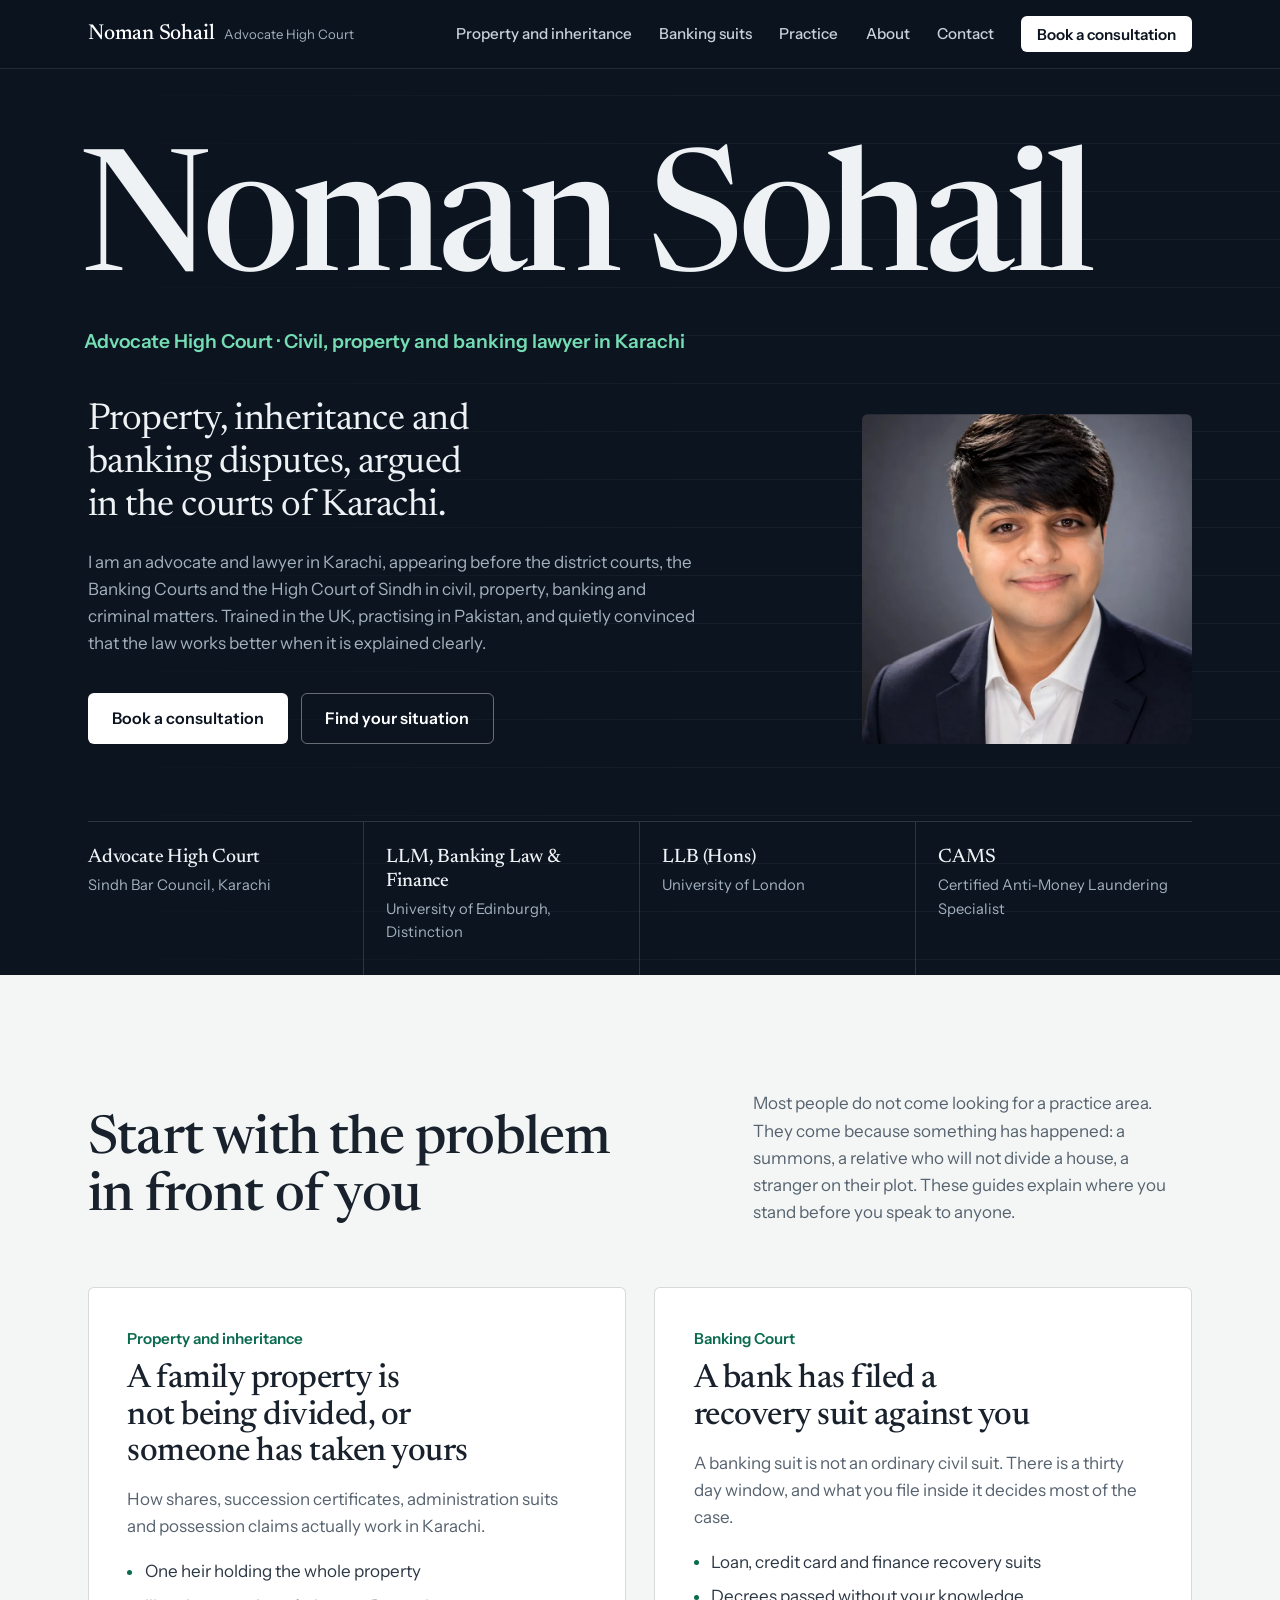
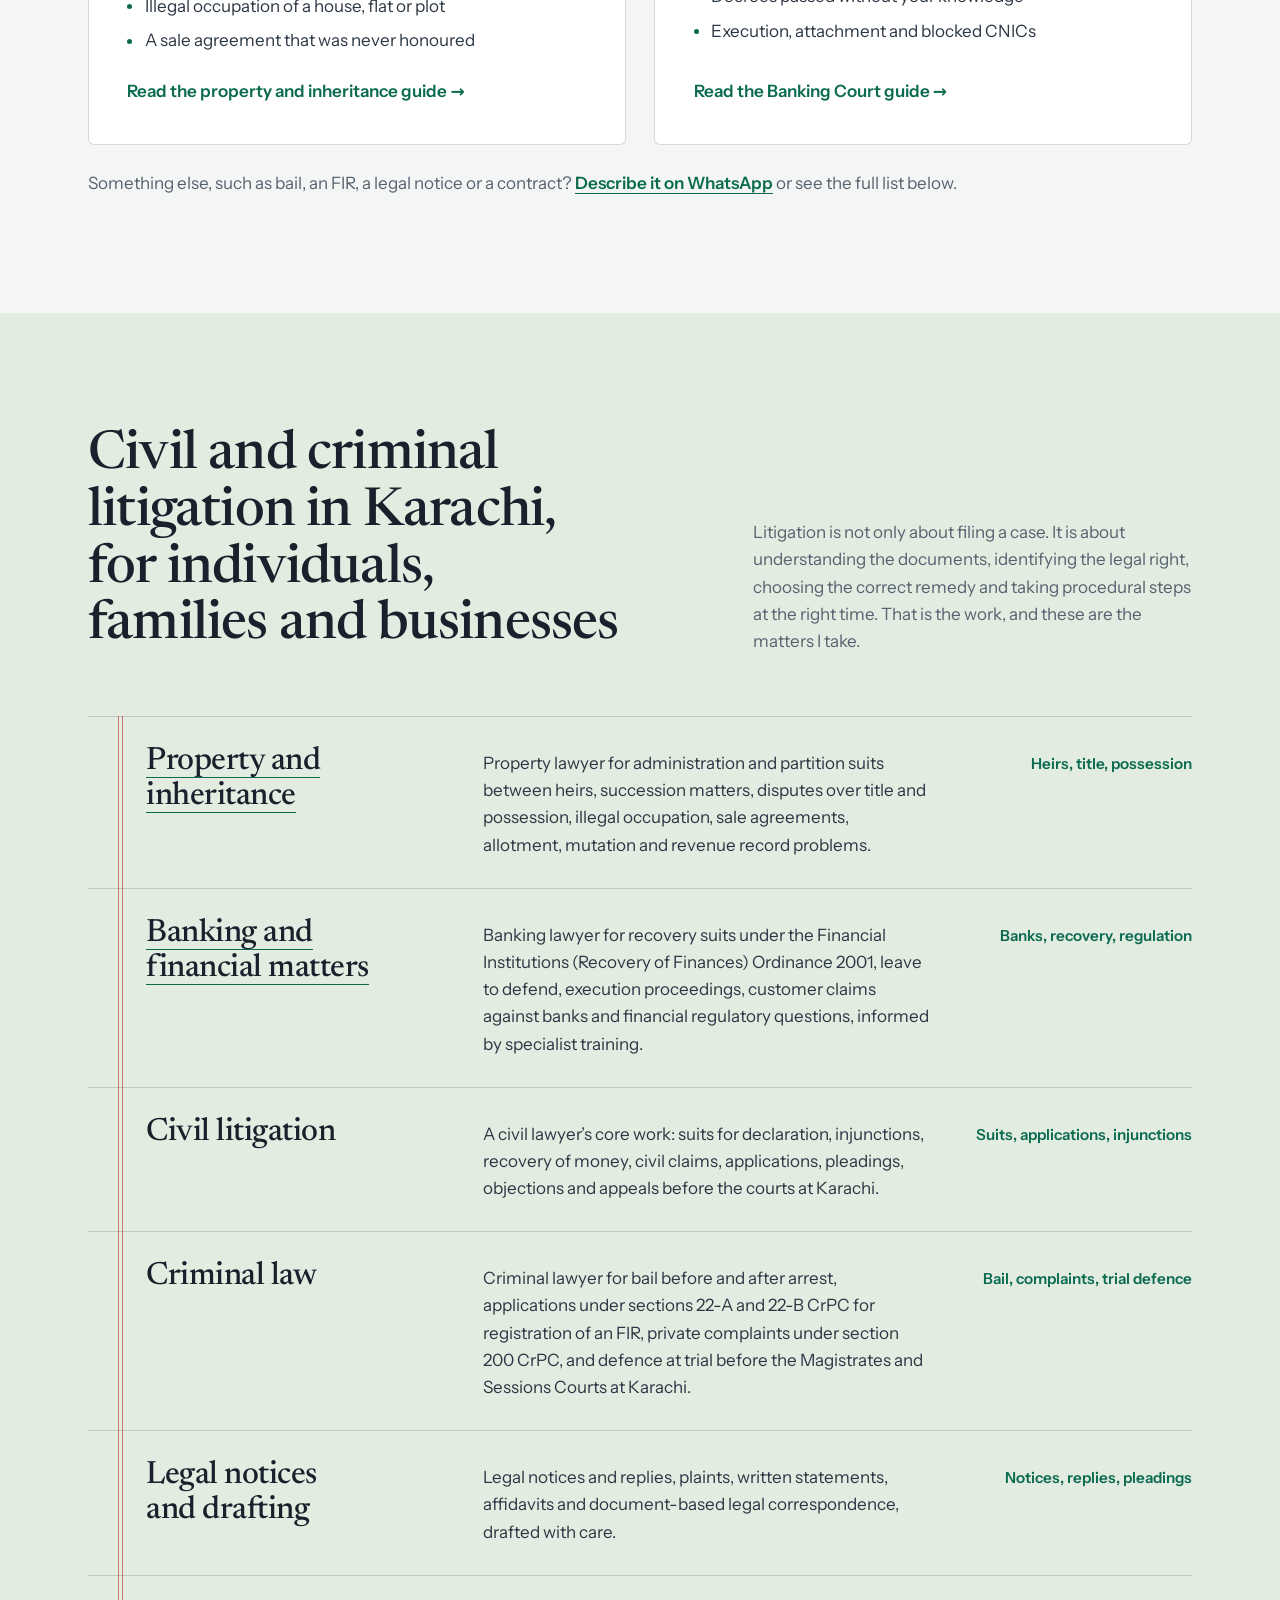
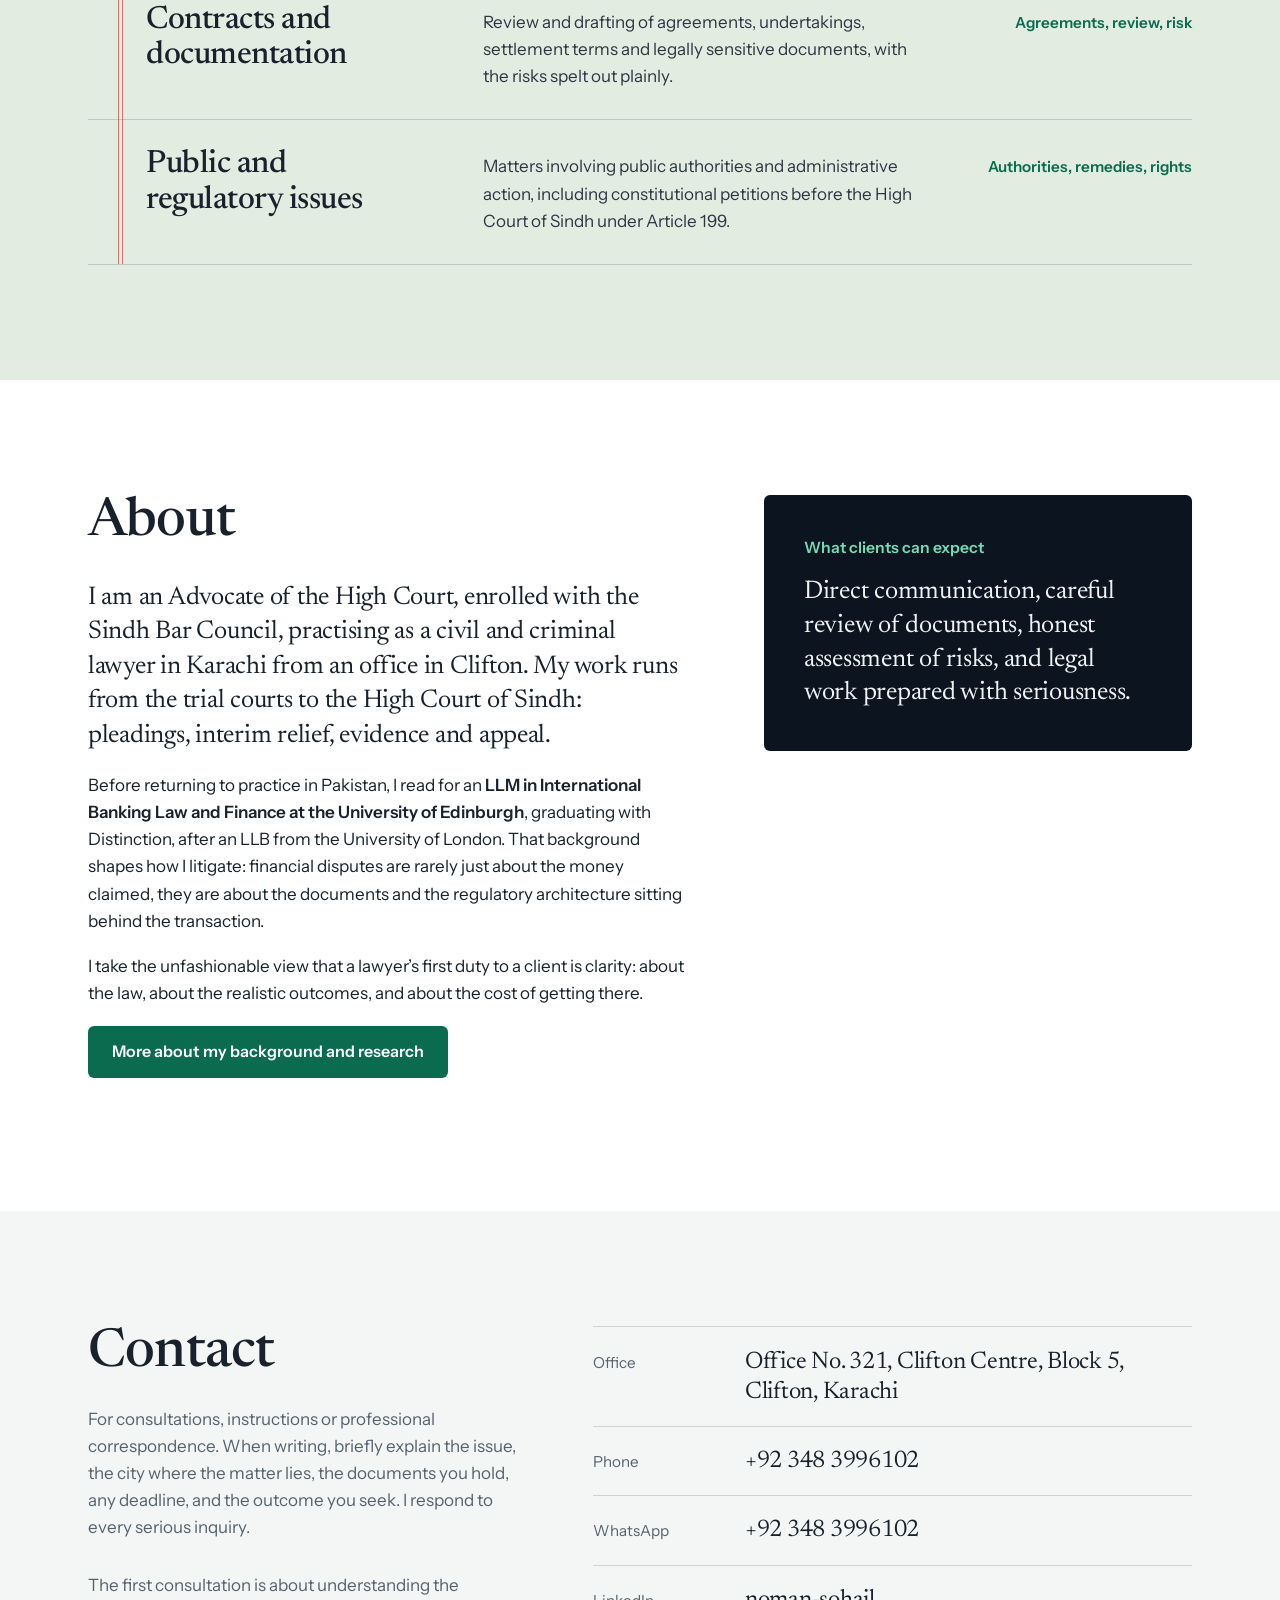
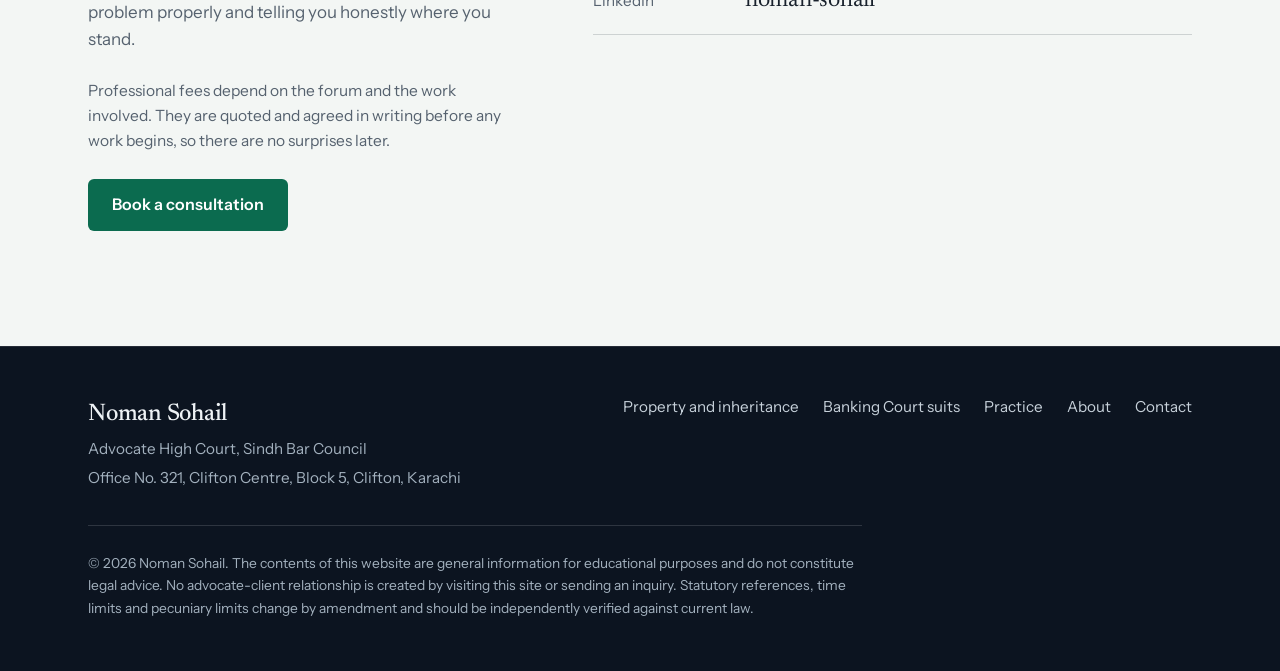
<file: index.html>
<!DOCTYPE html>
<html lang="en">
<head>
<meta charset="UTF-8">
<meta name="viewport" content="width=device-width, initial-scale=1.0">
<title>Noman Sohail | Advocate High Court &amp; Lawyer in Karachi | Civil, Property &amp; Banking</title>
<meta name="description" content="Noman Sohail is an Advocate of the High Court in Clifton, Karachi. Lawyer for property and inheritance disputes, Banking Court recovery suits, civil suits, bail and criminal defence, and legal notices.">
<meta name="author" content="Noman Sohail">
<meta name="robots" content="index, follow, max-snippet:-1, max-image-preview:large">
<link rel="canonical" href="https://nomansohail.org/">
<meta property="og:type" content="website">
<meta property="og:url" content="https://nomansohail.org/">
<meta property="og:site_name" content="Noman Sohail, Advocate High Court">
<meta property="og:title" content="Noman Sohail | Advocate High Court &amp; Lawyer in Karachi">
<meta property="og:description" content="Noman Sohail is an Advocate of the High Court in Clifton, Karachi. Lawyer for property and inheritance disputes, Banking Court recovery suits, civil suits, bail and criminal defence, and legal notices.">
<meta property="og:image" content="https://nomansohail.org/1776953978502.png">
<meta property="og:image:width" content="800">
<meta property="og:image:height" content="800">
<meta name="twitter:card" content="summary_large_image">
<meta name="theme-color" content="#0c1420">
<link rel="icon" href="data:image/svg+xml,&lt;svg xmlns='http://www.w3.org/2000/svg' viewBox='0 0 100 100'&gt;&lt;rect width='100' height='100' rx='20' fill='%230c1420'/&gt;&lt;text x='50' y='68' font-size='52' text-anchor='middle' fill='%2374ddb3' font-family='Georgia,serif'&gt;NS&lt;/text&gt;&lt;/svg&gt;">
<link rel="preload" href="/fonts/newsreader.woff2" as="font" type="font/woff2" crossorigin>
<link rel="preload" href="/fonts/instrument-sans.woff2" as="font" type="font/woff2" crossorigin>
<link rel="stylesheet" href="/assets/site.css">
<script type="application/ld+json">
{
  "@context": "https://schema.org",
  "@graph": [
    {
      "@type": "WebSite",
      "@id": "https://nomansohail.org/#website",
      "url": "https://nomansohail.org/",
      "name": "Noman Sohail, Advocate High Court",
      "inLanguage": "en",
      "publisher": {
        "@id": "https://nomansohail.org/#person"
      }
    },
    {
      "@type": "Person",
      "@id": "https://nomansohail.org/#person",
      "name": "Noman Sohail",
      "url": "https://nomansohail.org/",
      "image": "https://nomansohail.org/1776953978502.png",
      "jobTitle": "Advocate High Court",
      "description": "Advocate of the High Court enrolled with the Sindh Bar Council. Civil, criminal, property and banking lawyer in Karachi, Pakistan.",
      "memberOf": {
        "@type": "Organization",
        "name": "Sindh Bar Council"
      },
      "telephone": "+923483996102",
      "sameAs": [
        "https://www.linkedin.com/in/noman-sohail-52742b200/",
        "https://papers.ssrn.com/sol3/papers.cfm?abstract_id=7531618"
      ],
      "alumniOf": [
        {
          "@type": "CollegeOrUniversity",
          "name": "University of Edinburgh"
        },
        {
          "@type": "CollegeOrUniversity",
          "name": "University of London"
        }
      ],
      "hasCredential": [
        {
          "@type": "EducationalOccupationalCredential",
          "name": "LLM, International Banking Law and Finance (Distinction)",
          "credentialCategory": "degree",
          "recognizedBy": {
            "@type": "CollegeOrUniversity",
            "name": "University of Edinburgh"
          }
        },
        {
          "@type": "EducationalOccupationalCredential",
          "name": "LLB (Hons)",
          "credentialCategory": "degree",
          "recognizedBy": {
            "@type": "CollegeOrUniversity",
            "name": "University of London"
          }
        },
        {
          "@type": "EducationalOccupationalCredential",
          "name": "Certified Anti-Money Laundering Specialist (CAMS)",
          "credentialCategory": "certification"
        }
      ],
      "knowsAbout": [
        "Civil litigation",
        "Criminal law",
        "Bail",
        "Property disputes",
        "Inheritance and administration suits",
        "Banking law",
        "Financial Institutions (Recovery of Finances) Ordinance 2001",
        "Banking Court recovery suits",
        "Financial regulation",
        "Constitutional petitions under Article 199"
      ],
      "workLocation": {
        "@type": "Place",
        "address": {
          "@type": "PostalAddress",
          "streetAddress": "Office No. 321, Clifton Centre, Block 5, Clifton",
          "addressLocality": "Karachi",
          "addressRegion": "Sindh",
          "addressCountry": "PK"
        }
      }
    },
    {
      "@type": "LegalService",
      "@id": "https://nomansohail.org/#practice",
      "name": "Noman Sohail, Advocate High Court",
      "url": "https://nomansohail.org/",
      "image": "https://nomansohail.org/1776953978502.png",
      "description": "Advocate High Court and lawyer in Clifton, Karachi. Civil and criminal litigation for individuals, families and businesses: property and inheritance disputes, Banking Court recovery suits, civil suits, bail and criminal trial defence, legal notices, contracts and public law remedies.",
      "telephone": "+923483996102",
      "address": {
        "@type": "PostalAddress",
        "streetAddress": "Office No. 321, Clifton Centre, Block 5, Clifton",
        "addressLocality": "Karachi",
        "addressRegion": "Sindh",
        "addressCountry": "PK"
      },
      "areaServed": [
        {
          "@type": "City",
          "name": "Karachi"
        },
        {
          "@type": "AdministrativeArea",
          "name": "Sindh"
        }
      ],
      "employee": {
        "@id": "https://nomansohail.org/#person"
      },
      "knowsAbout": [
        "Civil litigation",
        "Criminal law",
        "Property and inheritance disputes",
        "Banking and financial matters",
        "Legal notices and drafting",
        "Contracts and documentation",
        "Public and regulatory issues"
      ],
      "contactPoint": {
        "@type": "ContactPoint",
        "contactType": "consultations",
        "telephone": "+923483996102",
        "areaServed": "PK"
      },
      "sameAs": [
        "https://www.linkedin.com/in/noman-sohail-52742b200/"
      ],
      "hasMap": "https://www.google.com/maps/search/?api=1&query=Clifton+Centre%2C+Block+5%2C+Clifton%2C+Karachi"
    }
  ]
}
</script>
</head>
<body>

<header class="nav">
  <div class="nav-in">
    <a href="/" class="brand">
      <span class="b-name">Noman Sohail</span>
      <span class="b-tag">Advocate High Court</span>
    </a>
    <nav>
      <ul class="nav-links" id="navLinks">
        <li><a href="/property-inheritance-lawyer-karachi/">Property and inheritance</a></li>
        <li><a href="/banking-court-lawyer-karachi/">Banking suits</a></li>
        <li><a href="/#services">Practice</a></li>
        <li><a href="/about/">About</a></li>
        <li><a href="/#contact">Contact</a></li>
        <li><a class="nav-cta" href="https://wa.me/923483996102?text=Assalam-o-Alaikum%20Mr.%20Sohail%2C%0A%0AI%20would%20like%20to%20book%20a%20consultation.%0A%0ANature%20of%20matter%3A%20%0ACity/location%20of%20the%20matter%3A%20%0ADocuments%20available%3A%20%0ADeadline%20%28if%20any%29%3A%20%0APreferred%20date/time%3A%20%0AContact%20number%3A%20%0A%0A%28Sent%20from%20nomansohail.org%2C%20home%20page%2C%20menu%29" target="_blank" rel="noopener">Book a consultation</a></li>
      </ul>
    </nav>
    <button class="nav-burger" id="navBurger" aria-label="Toggle menu" aria-expanded="false" aria-controls="navLinks">
      <svg viewBox="0 0 24 24" fill="none" stroke="currentColor" stroke-width="2" width="18" height="18"><path d="M4 7h16M4 12h16M4 17h16"/></svg>
    </button>
  </div>
</header>

<main id="top">

<section class="hero band-ink" aria-label="Introduction">
  <div class="wrap hero-top">
    <h1>Noman Sohail<span class="h1-role">Advocate High Court &middot; Civil, property and banking lawyer in Karachi</span></h1>
  </div>
  <div class="wrap hero-grid">
    <div class="hero-copy">
      <p class="hero-statement">Property, inheritance and banking disputes, argued in the courts of Karachi.</p>
      <p class="hero-sub">I am an advocate and lawyer in Karachi, appearing before the district courts, the Banking Courts and the High Court of Sindh in civil, property, banking and criminal matters. Trained in the UK, practising in Pakistan, and quietly convinced that the law works better when it is explained clearly.</p>
      <div class="hero-ctas">
        <a class="btn btn-light" href="https://wa.me/923483996102?text=Assalam-o-Alaikum%20Mr.%20Sohail%2C%0A%0AI%20would%20like%20to%20book%20a%20consultation.%0A%0ANature%20of%20matter%3A%20%0ACity/location%20of%20the%20matter%3A%20%0ADocuments%20available%3A%20%0ADeadline%20%28if%20any%29%3A%20%0APreferred%20date/time%3A%20%0AContact%20number%3A%20%0A%0A%28Sent%20from%20nomansohail.org%2C%20home%20page%2C%20top%29" target="_blank" rel="noopener">Book a consultation</a>
        <a class="btn btn-line" href="#start">Find your situation</a>
      </div>
    </div>
    <figure class="portrait">
      <picture>
        <source srcset="/portrait.webp" type="image/webp">
        <img src="/1776953978502.png" alt="Noman Sohail, Advocate High Court and lawyer in Karachi" width="800" height="800" fetchpriority="high" decoding="async">
      </picture>
    </figure>
  </div>
  <div class="wrap">
    <ul class="cred-strip">
      <li><b>Advocate High Court</b><span>Sindh Bar Council, Karachi</span></li>
      <li><b>LLM, Banking Law &amp; Finance</b><span>University of Edinburgh, Distinction</span></li>
      <li><b>LLB (Hons)</b><span>University of London</span></li>
      <li><b>CAMS</b><span>Certified Anti-Money Laundering Specialist</span></li>
    </ul>
  </div>
</section>

<section id="start" class="band-mist">
  <div class="wrap">
    <div class="sec-head">
      <h2>Start with the problem in front of you</h2>
      <p class="sec-lead">Most people do not come looking for a practice area. They come because something has happened: a summons, a relative who will not divide a house, a stranger on their plot. These guides explain where you stand before you speak to anyone.</p>
    </div>
    <div class="entry-grid">
      <a class="entry" href="/property-inheritance-lawyer-karachi/">
        <p class="e-kicker">Property and inheritance</p>
        <h3>A family property is not being divided, or someone has taken yours</h3>
        <p>How shares, succession certificates, administration suits and possession claims actually work in Karachi.</p>
        <ul>
          <li>One heir holding the whole property</li>
          <li>Illegal occupation of a house, flat or plot</li>
          <li>A sale agreement that was never honoured</li>
        </ul>
        <span class="e-go">Read the property and inheritance guide &rarr;</span>
      </a>
      <a class="entry" href="/banking-court-lawyer-karachi/">
        <p class="e-kicker">Banking Court</p>
        <h3>A bank has filed a recovery suit against you</h3>
        <p>A banking suit is not an ordinary civil suit. There is a thirty day window, and what you file inside it decides most of the case.</p>
        <ul>
          <li>Loan, credit card and finance recovery suits</li>
          <li>Decrees passed without your knowledge</li>
          <li>Execution, attachment and blocked CNICs</li>
        </ul>
        <span class="e-go">Read the Banking Court guide &rarr;</span>
      </a>
    </div>
    <p class="entry-other">Something else, such as bail, an FIR, a legal notice or a contract? <a href="https://wa.me/923483996102?text=Assalam-o-Alaikum%20Mr.%20Sohail%2C%0A%0AI%20would%20like%20to%20book%20a%20consultation.%0A%0ANature%20of%20matter%3A%20%0ACity/location%20of%20the%20matter%3A%20%0ADocuments%20available%3A%20%0ADeadline%20%28if%20any%29%3A%20%0APreferred%20date/time%3A%20%0AContact%20number%3A%20%0A%0A%28Sent%20from%20nomansohail.org%2C%20home%20page%2C%20other%20matter%29" target="_blank" rel="noopener">Describe it on WhatsApp</a> or see the full list below.</p>
  </div>
</section>

<section id="services" class="band-ledger">
  <div class="wrap">
    <div class="sec-head">
      <h2>Civil and criminal litigation in Karachi, for individuals, families and businesses</h2>
      <p class="sec-lead">Litigation is not only about filing a case. It is about understanding the documents, identifying the legal right, choosing the correct remedy and taking procedural steps at the right time. That is the work, and these are the matters I take.</p>
    </div>
    <ul class="ledger">
      <li class="ledger-row">
        <h3><a href="/property-inheritance-lawyer-karachi/">Property and inheritance</a></h3>
        <p>Property lawyer for administration and partition suits between heirs, succession matters, disputes over title and possession, illegal occupation, sale agreements, allotment, mutation and revenue record problems.</p>
        <p class="ledger-tags">Heirs, title, possession</p>
      </li>
      <li class="ledger-row">
        <h3><a href="/banking-court-lawyer-karachi/">Banking and financial matters</a></h3>
        <p>Banking lawyer for recovery suits under the Financial Institutions (Recovery of Finances) Ordinance 2001, leave to defend, execution proceedings, customer claims against banks and financial regulatory questions, informed by specialist training.</p>
        <p class="ledger-tags">Banks, recovery, regulation</p>
      </li>
      <li class="ledger-row">
        <h3>Civil litigation</h3>
        <p>A civil lawyer&#8217;s core work: suits for declaration, injunctions, recovery of money, civil claims, applications, pleadings, objections and appeals before the courts at Karachi.</p>
        <p class="ledger-tags">Suits, applications, injunctions</p>
      </li>
      <li class="ledger-row">
        <h3>Criminal law</h3>
        <p>Criminal lawyer for bail before and after arrest, applications under sections 22-A and 22-B CrPC for registration of an FIR, private complaints under section 200 CrPC, and defence at trial before the Magistrates and Sessions Courts at Karachi.</p>
        <p class="ledger-tags">Bail, complaints, trial defence</p>
      </li>
      <li class="ledger-row">
        <h3>Legal notices and drafting</h3>
        <p>Legal notices and replies, plaints, written statements, affidavits and document-based legal correspondence, drafted with care.</p>
        <p class="ledger-tags">Notices, replies, pleadings</p>
      </li>
      <li class="ledger-row">
        <h3>Contracts and documentation</h3>
        <p>Review and drafting of agreements, undertakings, settlement terms and legally sensitive documents, with the risks spelt out plainly.</p>
        <p class="ledger-tags">Agreements, review, risk</p>
      </li>
      <li class="ledger-row">
        <h3>Public and regulatory issues</h3>
        <p>Matters involving public authorities and administrative action, including constitutional petitions before the High Court of Sindh under Article 199.</p>
        <p class="ledger-tags">Authorities, remedies, rights</p>
      </li>
    </ul>
  </div>
</section>

<section id="about">
  <div class="wrap about-grid">
    <div class="about-copy">
      <h2>About</h2>
      <p>I am an <b>Advocate of the High Court, enrolled with the Sindh Bar Council</b>, practising as a civil and criminal lawyer in Karachi from an office in Clifton. My work runs from the trial courts to the High Court of Sindh: pleadings, interim relief, evidence and appeal.</p>
      <p>Before returning to practice in Pakistan, I read for an <b>LLM in International Banking Law and Finance at the University of Edinburgh</b>, graduating with Distinction, after an LLB from the University of London. That background shapes how I litigate: financial disputes are rarely just about the money claimed, they are about the documents and the regulatory architecture sitting behind the transaction.</p>
      <p>I take the unfashionable view that a lawyer&#8217;s first duty to a client is clarity: about the law, about the realistic outcomes, and about the cost of getting there.</p>
      <p><a class="btn btn-green" href="/about/">More about my background and research</a></p>
    </div>
    <aside class="expect" aria-label="What clients can expect">
      <h3>What clients can expect</h3>
      <p>Direct communication, careful review of documents, honest assessment of risks, and legal work prepared with seriousness.</p>
    </aside>
  </div>
</section>

<section id="contact" class="band-mist">
  <div class="wrap contact-grid">
    <div>
      <h2>Contact</h2>
      <p class="sec-lead">For consultations, instructions or professional correspondence. When writing, briefly explain the issue, the city where the matter lies, the documents you hold, any deadline, and the outcome you seek. I respond to every serious inquiry.</p>
      <p class="consult-note">The first consultation is about understanding the problem properly and telling you honestly where you stand.</p>
      <p class="fee-note">Professional fees depend on the forum and the work involved. They are quoted and agreed in writing before any work begins, so there are no surprises later.</p>
      <a class="btn btn-green" href="https://wa.me/923483996102?text=Assalam-o-Alaikum%20Mr.%20Sohail%2C%0A%0AI%20would%20like%20to%20book%20a%20consultation.%0A%0ANature%20of%20matter%3A%20%0ACity/location%20of%20the%20matter%3A%20%0ADocuments%20available%3A%20%0ADeadline%20%28if%20any%29%3A%20%0APreferred%20date/time%3A%20%0AContact%20number%3A%20%0A%0A%28Sent%20from%20nomansohail.org%2C%20home%20page%2C%20contact%20section%29" target="_blank" rel="noopener">Book a consultation</a>
    </div>
    <dl class="contact-list">
      <div>
        <dt>Office</dt>
        <dd><a href="https://www.google.com/maps/search/?api=1&amp;query=Clifton+Centre%2C+Block+5%2C+Clifton%2C+Karachi" target="_blank" rel="noopener"><address>Office No. 321, Clifton Centre, Block 5, Clifton, Karachi</address></a></dd>
      </div>
      <div>
        <dt>Phone</dt>
        <dd><a href="tel:+923483996102">+92 348 3996102</a></dd>
      </div>
      <div>
        <dt>WhatsApp</dt>
        <dd><a href="https://wa.me/923483996102?text=Assalam-o-Alaikum%20Mr.%20Sohail%2C%0A%0AI%20would%20like%20to%20book%20a%20consultation.%0A%0ANature%20of%20matter%3A%20%0ACity/location%20of%20the%20matter%3A%20%0ADocuments%20available%3A%20%0ADeadline%20%28if%20any%29%3A%20%0APreferred%20date/time%3A%20%0AContact%20number%3A%20%0A%0A%28Sent%20from%20nomansohail.org%2C%20home%20page%2C%20contact%20list%29" target="_blank" rel="noopener">+92 348 3996102</a></dd>
      </div>
      <div>
        <dt>LinkedIn</dt>
        <dd><a href="https://www.linkedin.com/in/noman-sohail-52742b200/" target="_blank" rel="noopener">noman-sohail</a></dd>
      </div>
    </dl>
  </div>
</section>

</main>

<footer class="band-ink">
  <div class="wrap">
    <div class="foot-in">
      <div>
        <div class="f-brand">Noman Sohail</div>
        <div class="f-sub">Advocate High Court, Sindh Bar Council</div>
        <div class="f-sub">Office No. 321, Clifton Centre, Block 5, Clifton, Karachi</div>
      </div>
      <nav class="f-links" aria-label="Footer">
        <a href="/property-inheritance-lawyer-karachi/">Property and inheritance</a>
        <a href="/banking-court-lawyer-karachi/">Banking Court suits</a>
        <a href="/#services">Practice</a>
        <a href="/about/">About</a>
        <a href="/#contact">Contact</a>
      </nav>
    </div>
    <p class="disclaimer">&copy; <span id="year"></span> Noman Sohail. The contents of this website are general information for educational purposes and do not constitute legal advice. No advocate-client relationship is created by visiting this site or sending an inquiry. Statutory references, time limits and pecuniary limits change by amendment and should be independently verified against current law.</p>
  </div>
</footer>

<nav class="quickbar" aria-label="Quick contact">
  <a href="tel:+923483996102"><svg viewBox="0 0 24 24" fill="none" stroke="currentColor" stroke-width="2" aria-hidden="true"><path d="M5 4h4l2 5-2.5 1.5a11 11 0 005 5L15 13l5 2v4a2 2 0 01-2 2A16 16 0 013 6a2 2 0 012-2z"/></svg>Call</a>
  <a class="wa" href="https://wa.me/923483996102?text=Assalam-o-Alaikum%20Mr.%20Sohail%2C%0A%0AI%20would%20like%20to%20book%20a%20consultation.%0A%0ANature%20of%20matter%3A%20%0ACity/location%20of%20the%20matter%3A%20%0ADocuments%20available%3A%20%0ADeadline%20%28if%20any%29%3A%20%0APreferred%20date/time%3A%20%0AContact%20number%3A%20%0A%0A%28Sent%20from%20nomansohail.org%2C%20home%20page%2C%20mobile%20bar%29" target="_blank" rel="noopener"><svg viewBox="0 0 24 24" fill="none" stroke="currentColor" stroke-width="2" aria-hidden="true"><path d="M21 12a9 9 0 01-13.4 7.8L3 21l1.3-4.4A9 9 0 1121 12z"/><path d="M9 10c.5 2.5 2.5 4.5 5 5l1.5-1.5 2 1c-.5 1.5-2 2-3.5 1.5-3-.9-5.6-3.5-6.5-6.5C7 8 7.5 6.5 9 6l1 2L9 10z"/></svg>WhatsApp</a>
</nav>

<script src="/assets/site.js"></script>
</body>
</html>
</file>
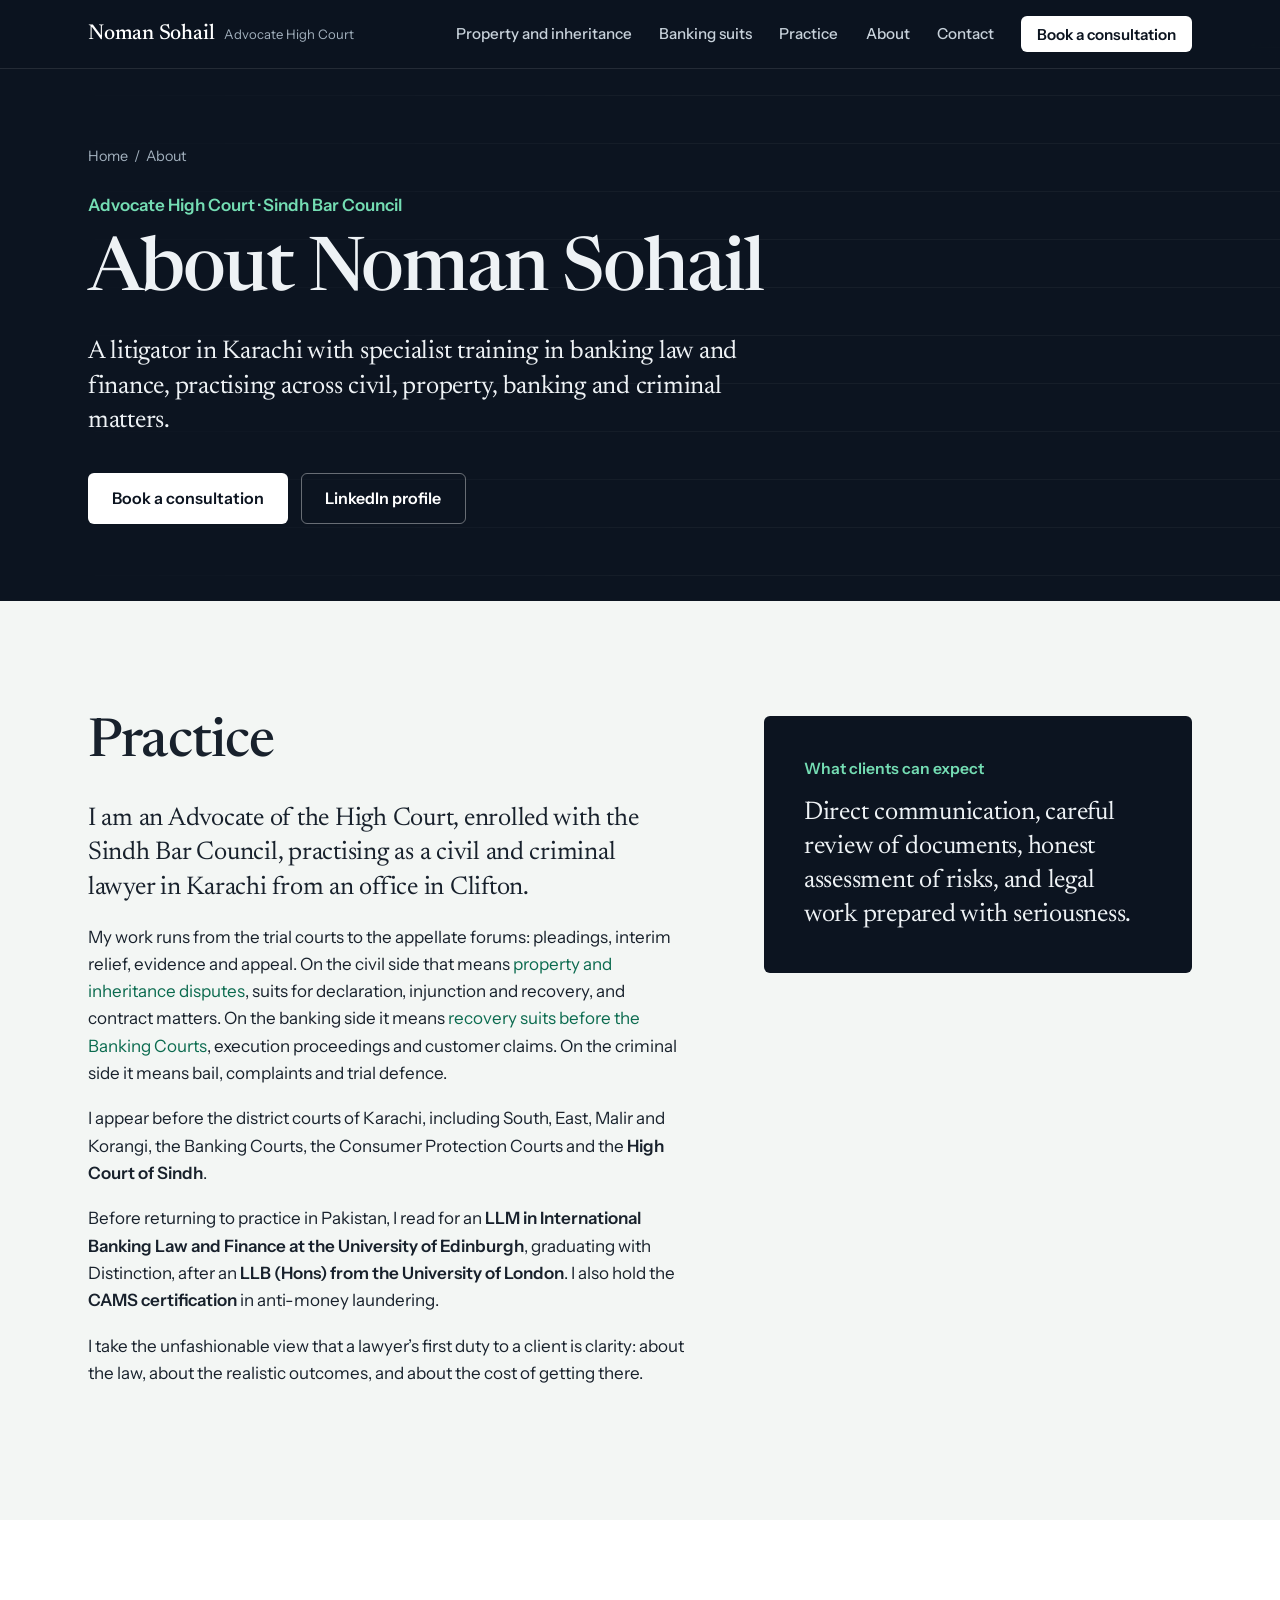
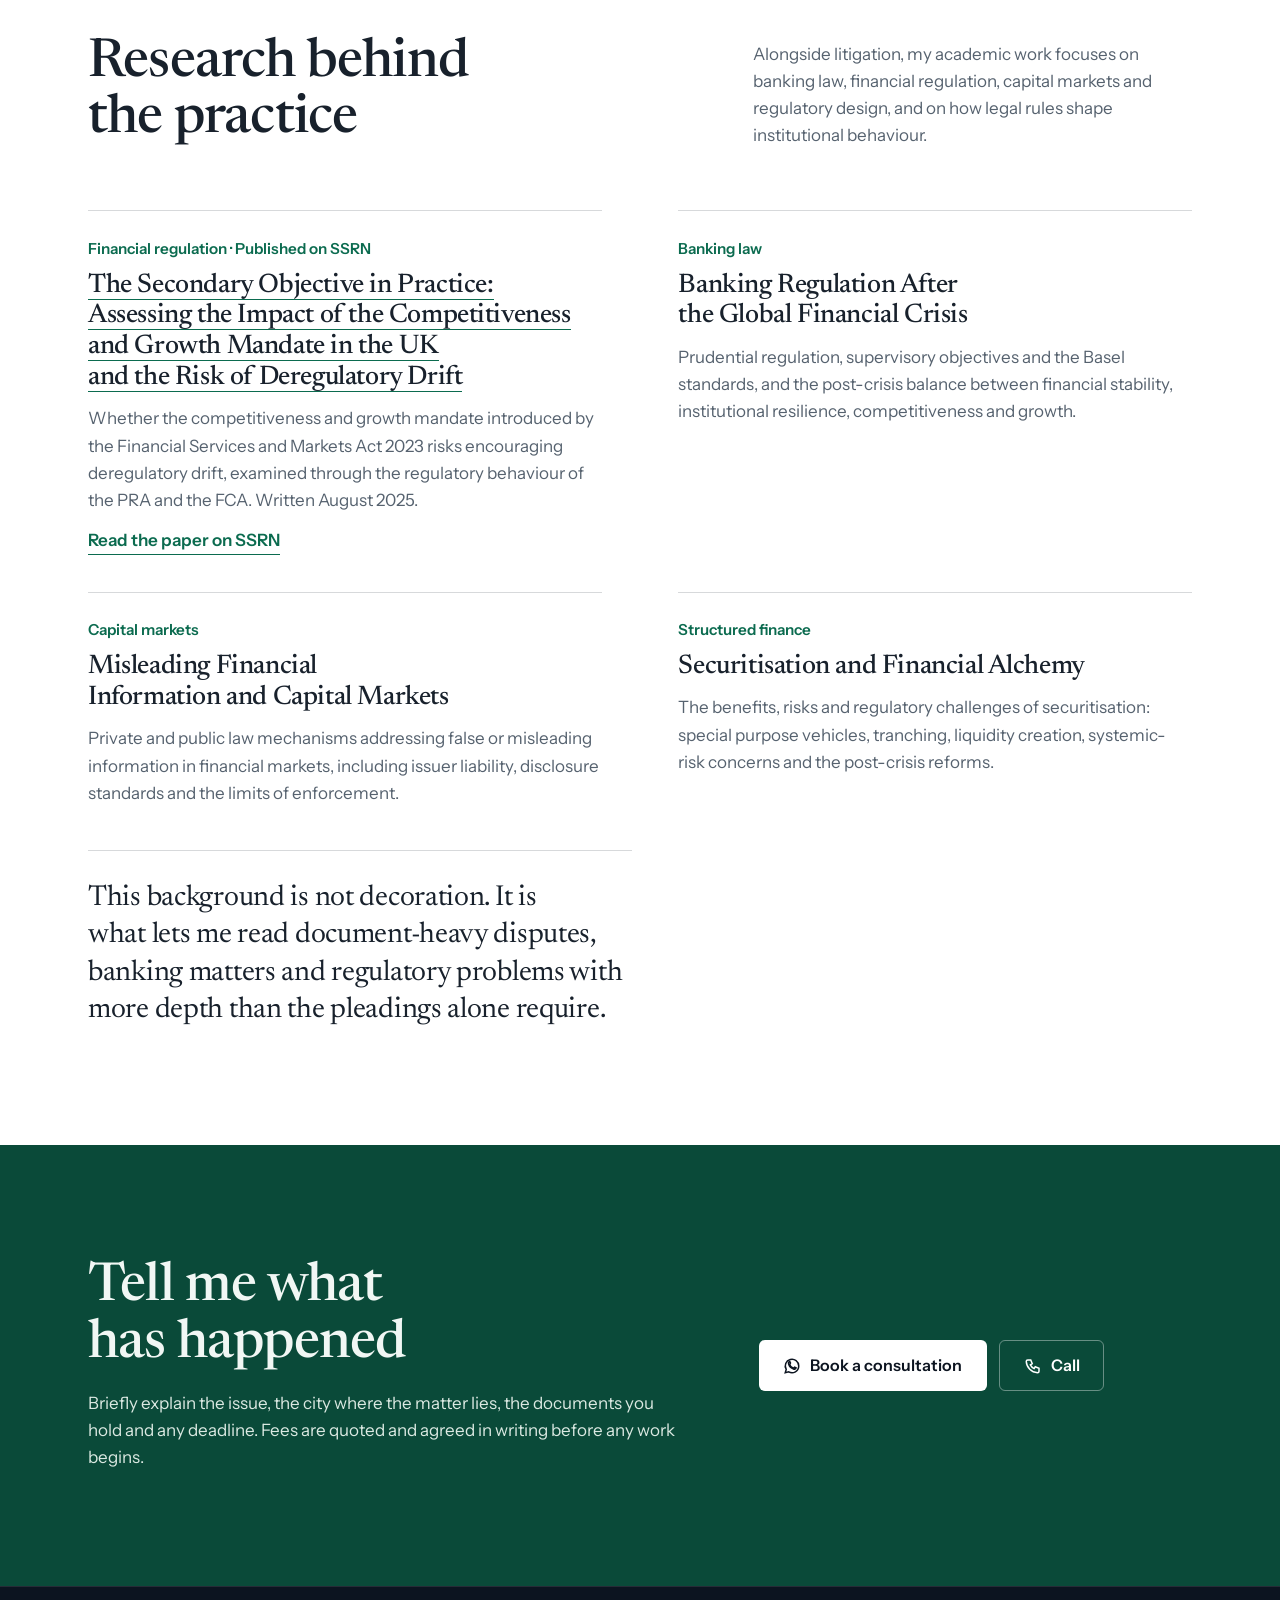
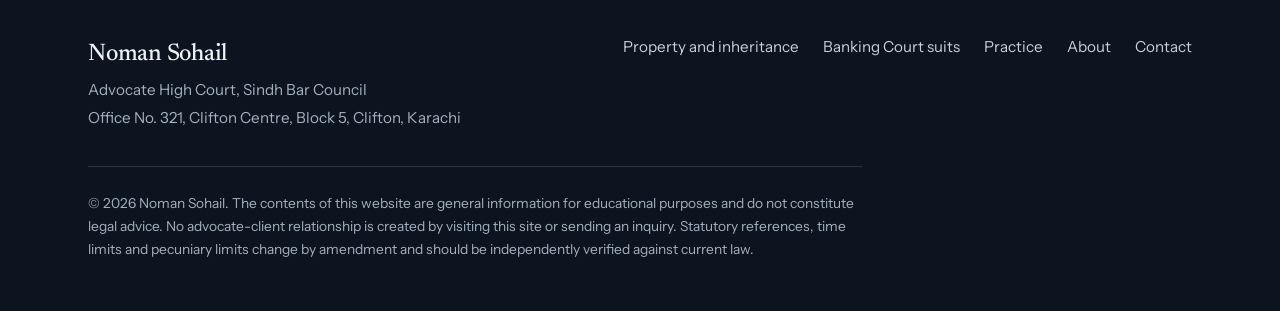
<file: about/index.html>
<!DOCTYPE html>
<html lang="en">
<head>
<meta charset="UTF-8">
<meta name="viewport" content="width=device-width, initial-scale=1.0">
<title>About Noman Sohail | Advocate High Court, Karachi | Education, Practice &amp; Research</title>
<meta name="description" content="Noman Sohail is an Advocate of the High Court in Karachi, enrolled with the Sindh Bar Council, with an LLM in International Banking Law and Finance (Distinction) from the University of Edinburgh.">
<meta name="author" content="Noman Sohail">
<meta name="robots" content="index, follow, max-snippet:-1, max-image-preview:large">
<link rel="canonical" href="https://nomansohail.org/about/">
<meta property="og:type" content="website">
<meta property="og:url" content="https://nomansohail.org/about/">
<meta property="og:site_name" content="Noman Sohail, Advocate High Court">
<meta property="og:title" content="About Noman Sohail | Advocate High Court, Karachi | Education, Practice &amp; Research">
<meta property="og:description" content="Noman Sohail is an Advocate of the High Court in Karachi, enrolled with the Sindh Bar Council, with an LLM in International Banking Law and Finance (Distinction) from the University of Edinburgh.">
<meta property="og:image" content="https://nomansohail.org/1776953978502.png">
<meta property="og:image:width" content="800">
<meta property="og:image:height" content="800">
<meta name="twitter:card" content="summary_large_image">
<meta name="theme-color" content="#0c1420">
<link rel="icon" href="data:image/svg+xml,&lt;svg xmlns='http://www.w3.org/2000/svg' viewBox='0 0 100 100'&gt;&lt;rect width='100' height='100' rx='20' fill='%230c1420'/&gt;&lt;text x='50' y='68' font-size='52' text-anchor='middle' fill='%2374ddb3' font-family='Georgia,serif'&gt;NS&lt;/text&gt;&lt;/svg&gt;">
<link rel="preload" href="/fonts/newsreader.woff2" as="font" type="font/woff2" crossorigin>
<link rel="preload" href="/fonts/instrument-sans.woff2" as="font" type="font/woff2" crossorigin>
<link rel="stylesheet" href="/assets/site.css">
<script type="application/ld+json">
{
  "@context": "https://schema.org",
  "@graph": [
    {
      "@type": [
        "WebPage",
        "ProfilePage"
      ],
      "@id": "https://nomansohail.org/about/#webpage",
      "url": "https://nomansohail.org/about/",
      "name": "About Noman Sohail | Advocate High Court, Karachi | Education, Practice & Research",
      "description": "Noman Sohail is an Advocate of the High Court in Karachi, enrolled with the Sindh Bar Council, with an LLM in International Banking Law and Finance (Distinction) from the University of Edinburgh.",
      "inLanguage": "en",
      "isPartOf": {
        "@id": "https://nomansohail.org/#website"
      },
      "about": {
        "@id": "https://nomansohail.org/#practice"
      },
      "author": {
        "@id": "https://nomansohail.org/#person"
      },
      "dateModified": "2026-11-21",
      "mainEntity": {
        "@id": "https://nomansohail.org/#person"
      }
    },
    {
      "@type": "BreadcrumbList",
      "itemListElement": [
        {
          "@type": "ListItem",
          "position": 1,
          "name": "Home",
          "item": "https://nomansohail.org/"
        },
        {
          "@type": "ListItem",
          "position": 2,
          "name": "About",
          "item": "https://nomansohail.org/about/"
        }
      ]
    },
    {
      "@type": "ScholarlyArticle",
      "headline": "The Secondary Objective in Practice: Assessing the Impact of the Competitiveness and Growth Mandate in the UK and the Risk of Deregulatory Drift",
      "author": {
        "@id": "https://nomansohail.org/#person"
      },
      "dateCreated": "2025-08-15",
      "url": "https://papers.ssrn.com/sol3/papers.cfm?abstract_id=7531618",
      "publisher": {
        "@type": "Organization",
        "name": "SSRN"
      }
    }
  ]
}
</script>
</head>
<body>

<header class="nav">
  <div class="nav-in">
    <a href="/" class="brand">
      <span class="b-name">Noman Sohail</span>
      <span class="b-tag">Advocate High Court</span>
    </a>
    <nav>
      <ul class="nav-links" id="navLinks">
        <li><a href="/property-inheritance-lawyer-karachi/">Property and inheritance</a></li>
        <li><a href="/banking-court-lawyer-karachi/">Banking suits</a></li>
        <li><a href="/#services">Practice</a></li>
        <li><a href="/about/">About</a></li>
        <li><a href="/#contact">Contact</a></li>
        <li><a class="nav-cta" href="https://wa.me/923483996102?text=Assalam-o-Alaikum%20Mr.%20Sohail%2C%0A%0AI%20would%20like%20to%20book%20a%20consultation.%0A%0ANature%20of%20matter%3A%20%0ACity/location%20of%20the%20matter%3A%20%0ADocuments%20available%3A%20%0ADeadline%20%28if%20any%29%3A%20%0APreferred%20date/time%3A%20%0AContact%20number%3A%20%0A%0A%28Sent%20from%20nomansohail.org%2C%20about%20page%2C%20menu%29" target="_blank" rel="noopener">Book a consultation</a></li>
      </ul>
    </nav>
    <button class="nav-burger" id="navBurger" aria-label="Toggle menu" aria-expanded="false" aria-controls="navLinks">
      <svg viewBox="0 0 24 24" fill="none" stroke="currentColor" stroke-width="2" width="18" height="18"><path d="M4 7h16M4 12h16M4 17h16"/></svg>
    </button>
  </div>
</header>

<main id="top">

<section class="page-hero band-ink">
  <div class="wrap">
    <p class="crumbs"><a href="/">Home</a> &nbsp;/&nbsp; About</p>
    <p class="page-kicker">Advocate High Court &middot; Sindh Bar Council</p>
    <h1>About Noman Sohail</h1>
    <p class="page-lead">A litigator in Karachi with specialist training in banking law and finance, practising across civil, property, banking and criminal matters.</p>
    <div class="hero-ctas">
      <a class="btn btn-light" href="https://wa.me/923483996102?text=Assalam-o-Alaikum%20Mr.%20Sohail%2C%0A%0AI%20would%20like%20to%20book%20a%20consultation.%0A%0ANature%20of%20matter%3A%20%0ACity/location%20of%20the%20matter%3A%20%0ADocuments%20available%3A%20%0ADeadline%20%28if%20any%29%3A%20%0APreferred%20date/time%3A%20%0AContact%20number%3A%20%0A%0A%28Sent%20from%20nomansohail.org%2C%20about%20page%2C%20top%29" target="_blank" rel="noopener">Book a consultation</a>
      <a class="btn btn-line" href="https://www.linkedin.com/in/noman-sohail-52742b200/" target="_blank" rel="noopener">LinkedIn profile</a>
    </div>
  </div>
</section>

<section class="band-mist">
  <div class="wrap about-grid">
    <div class="about-copy">
      <h2>Practice</h2>
      <p>I am an <b>Advocate of the High Court, enrolled with the Sindh Bar Council</b>, practising as a civil and criminal lawyer in Karachi from an office in Clifton.</p>
      <p>My work runs from the trial courts to the appellate forums: pleadings, interim relief, evidence and appeal. On the civil side that means <a href="/property-inheritance-lawyer-karachi/">property and inheritance disputes</a>, suits for declaration, injunction and recovery, and contract matters. On the banking side it means <a href="/banking-court-lawyer-karachi/">recovery suits before the Banking Courts</a>, execution proceedings and customer claims. On the criminal side it means bail, complaints and trial defence.</p>
      <p>I appear before the district courts of Karachi, including South, East, Malir and Korangi, the Banking Courts, the Consumer Protection Courts and the <b>High Court of Sindh</b>.</p>
      <p>Before returning to practice in Pakistan, I read for an <b>LLM in International Banking Law and Finance at the University of Edinburgh</b>, graduating with Distinction, after an <b>LLB (Hons) from the University of London</b>. I also hold the <b>CAMS certification</b> in anti-money laundering.</p>
      <p>I take the unfashionable view that a lawyer&#8217;s first duty to a client is clarity: about the law, about the realistic outcomes, and about the cost of getting there.</p>
    </div>
    <aside class="expect" aria-label="What clients can expect">
      <h3>What clients can expect</h3>
      <p>Direct communication, careful review of documents, honest assessment of risks, and legal work prepared with seriousness.</p>
    </aside>
  </div>
</section>

<section id="research">
  <div class="wrap">
    <div class="sec-head">
      <h2>Research behind the practice</h2>
      <p class="sec-lead">Alongside litigation, my academic work focuses on banking law, financial regulation, capital markets and regulatory design, and on how legal rules shape institutional behaviour.</p>
    </div>
    <div class="papers">
      <article class="paper">
        <p class="field">Financial regulation &middot; Published on SSRN</p>
        <h3><a href="https://papers.ssrn.com/sol3/papers.cfm?abstract_id=7531618" target="_blank" rel="noopener">The Secondary Objective in Practice: Assessing the Impact of the Competitiveness and Growth Mandate in the UK and the Risk of Deregulatory Drift</a></h3>
        <p>Whether the competitiveness and growth mandate introduced by the Financial Services and Markets Act 2023 risks encouraging deregulatory drift, examined through the regulatory behaviour of the PRA and the FCA. Written August 2025.</p>
        <a class="p-link" href="https://papers.ssrn.com/sol3/papers.cfm?abstract_id=7531618" target="_blank" rel="noopener">Read the paper on SSRN</a>
      </article>
      <article class="paper">
        <p class="field">Banking law</p>
        <h3>Banking Regulation After the Global Financial Crisis</h3>
        <p>Prudential regulation, supervisory objectives and the Basel standards, and the post-crisis balance between financial stability, institutional resilience, competitiveness and growth.</p>
      </article>
      <article class="paper">
        <p class="field">Capital markets</p>
        <h3>Misleading Financial Information and Capital Markets</h3>
        <p>Private and public law mechanisms addressing false or misleading information in financial markets, including issuer liability, disclosure standards and the limits of enforcement.</p>
      </article>
      <article class="paper">
        <p class="field">Structured finance</p>
        <h3>Securitisation and Financial Alchemy</h3>
        <p>The benefits, risks and regulatory challenges of securitisation: special purpose vehicles, tranching, liquidity creation, systemic-risk concerns and the post-crisis reforms.</p>
      </article>
    </div>
    <p class="bridge">This background is not decoration. It is what lets me read document-heavy disputes, banking matters and regulatory problems with more depth than the pleadings alone require.</p>
  </div>
</section>

<section class="band-green cta-band">
  <div class="wrap">
    <div>
      <h2>Tell me what has happened</h2>
      <p>Briefly explain the issue, the city where the matter lies, the documents you hold and any deadline. Fees are quoted and agreed in writing before any work begins.</p>
    </div>
    <div class="cta-actions">
      <a class="btn btn-light" href="https://wa.me/923483996102?text=Assalam-o-Alaikum%20Mr.%20Sohail%2C%0A%0AI%20would%20like%20to%20book%20a%20consultation.%0A%0ANature%20of%20matter%3A%20%0ACity/location%20of%20the%20matter%3A%20%0ADocuments%20available%3A%20%0ADeadline%20%28if%20any%29%3A%20%0APreferred%20date/time%3A%20%0AContact%20number%3A%20%0A%0A%28Sent%20from%20nomansohail.org%2C%20about%20page%2C%20bottom%29" target="_blank" rel="noopener"><svg viewBox="0 0 24 24" fill="none" stroke="currentColor" stroke-width="2" aria-hidden="true"><path d="M21 12a9 9 0 01-13.4 7.8L3 21l1.3-4.4A9 9 0 1121 12z"/><path d="M9 10c.5 2.5 2.5 4.5 5 5l1.5-1.5 2 1c-.5 1.5-2 2-3.5 1.5-3-.9-5.6-3.5-6.5-6.5C7 8 7.5 6.5 9 6l1 2L9 10z"/></svg>Book a consultation</a>
      <a class="btn btn-line" href="tel:+923483996102"><svg viewBox="0 0 24 24" fill="none" stroke="currentColor" stroke-width="2" aria-hidden="true"><path d="M5 4h4l2 5-2.5 1.5a11 11 0 005 5L15 13l5 2v4a2 2 0 01-2 2A16 16 0 013 6a2 2 0 012-2z"/></svg>Call</a>
    </div>
  </div>
</section>

</main>

<footer class="band-ink">
  <div class="wrap">
    <div class="foot-in">
      <div>
        <div class="f-brand">Noman Sohail</div>
        <div class="f-sub">Advocate High Court, Sindh Bar Council</div>
        <div class="f-sub">Office No. 321, Clifton Centre, Block 5, Clifton, Karachi</div>
      </div>
      <nav class="f-links" aria-label="Footer">
        <a href="/property-inheritance-lawyer-karachi/">Property and inheritance</a>
        <a href="/banking-court-lawyer-karachi/">Banking Court suits</a>
        <a href="/#services">Practice</a>
        <a href="/about/">About</a>
        <a href="/#contact">Contact</a>
      </nav>
    </div>
    <p class="disclaimer">&copy; <span id="year"></span> Noman Sohail. The contents of this website are general information for educational purposes and do not constitute legal advice. No advocate-client relationship is created by visiting this site or sending an inquiry. Statutory references, time limits and pecuniary limits change by amendment and should be independently verified against current law.</p>
  </div>
</footer>

<nav class="quickbar" aria-label="Quick contact">
  <a href="tel:+923483996102"><svg viewBox="0 0 24 24" fill="none" stroke="currentColor" stroke-width="2" aria-hidden="true"><path d="M5 4h4l2 5-2.5 1.5a11 11 0 005 5L15 13l5 2v4a2 2 0 01-2 2A16 16 0 013 6a2 2 0 012-2z"/></svg>Call</a>
  <a class="wa" href="https://wa.me/923483996102?text=Assalam-o-Alaikum%20Mr.%20Sohail%2C%0A%0AI%20would%20like%20to%20book%20a%20consultation.%0A%0ANature%20of%20matter%3A%20%0ACity/location%20of%20the%20matter%3A%20%0ADocuments%20available%3A%20%0ADeadline%20%28if%20any%29%3A%20%0APreferred%20date/time%3A%20%0AContact%20number%3A%20%0A%0A%28Sent%20from%20nomansohail.org%2C%20about%20page%2C%20mobile%20bar%29" target="_blank" rel="noopener"><svg viewBox="0 0 24 24" fill="none" stroke="currentColor" stroke-width="2" aria-hidden="true"><path d="M21 12a9 9 0 01-13.4 7.8L3 21l1.3-4.4A9 9 0 1121 12z"/><path d="M9 10c.5 2.5 2.5 4.5 5 5l1.5-1.5 2 1c-.5 1.5-2 2-3.5 1.5-3-.9-5.6-3.5-6.5-6.5C7 8 7.5 6.5 9 6l1 2L9 10z"/></svg>WhatsApp</a>
</nav>

<script src="/assets/site.js"></script>
</body>
</html>
</file>
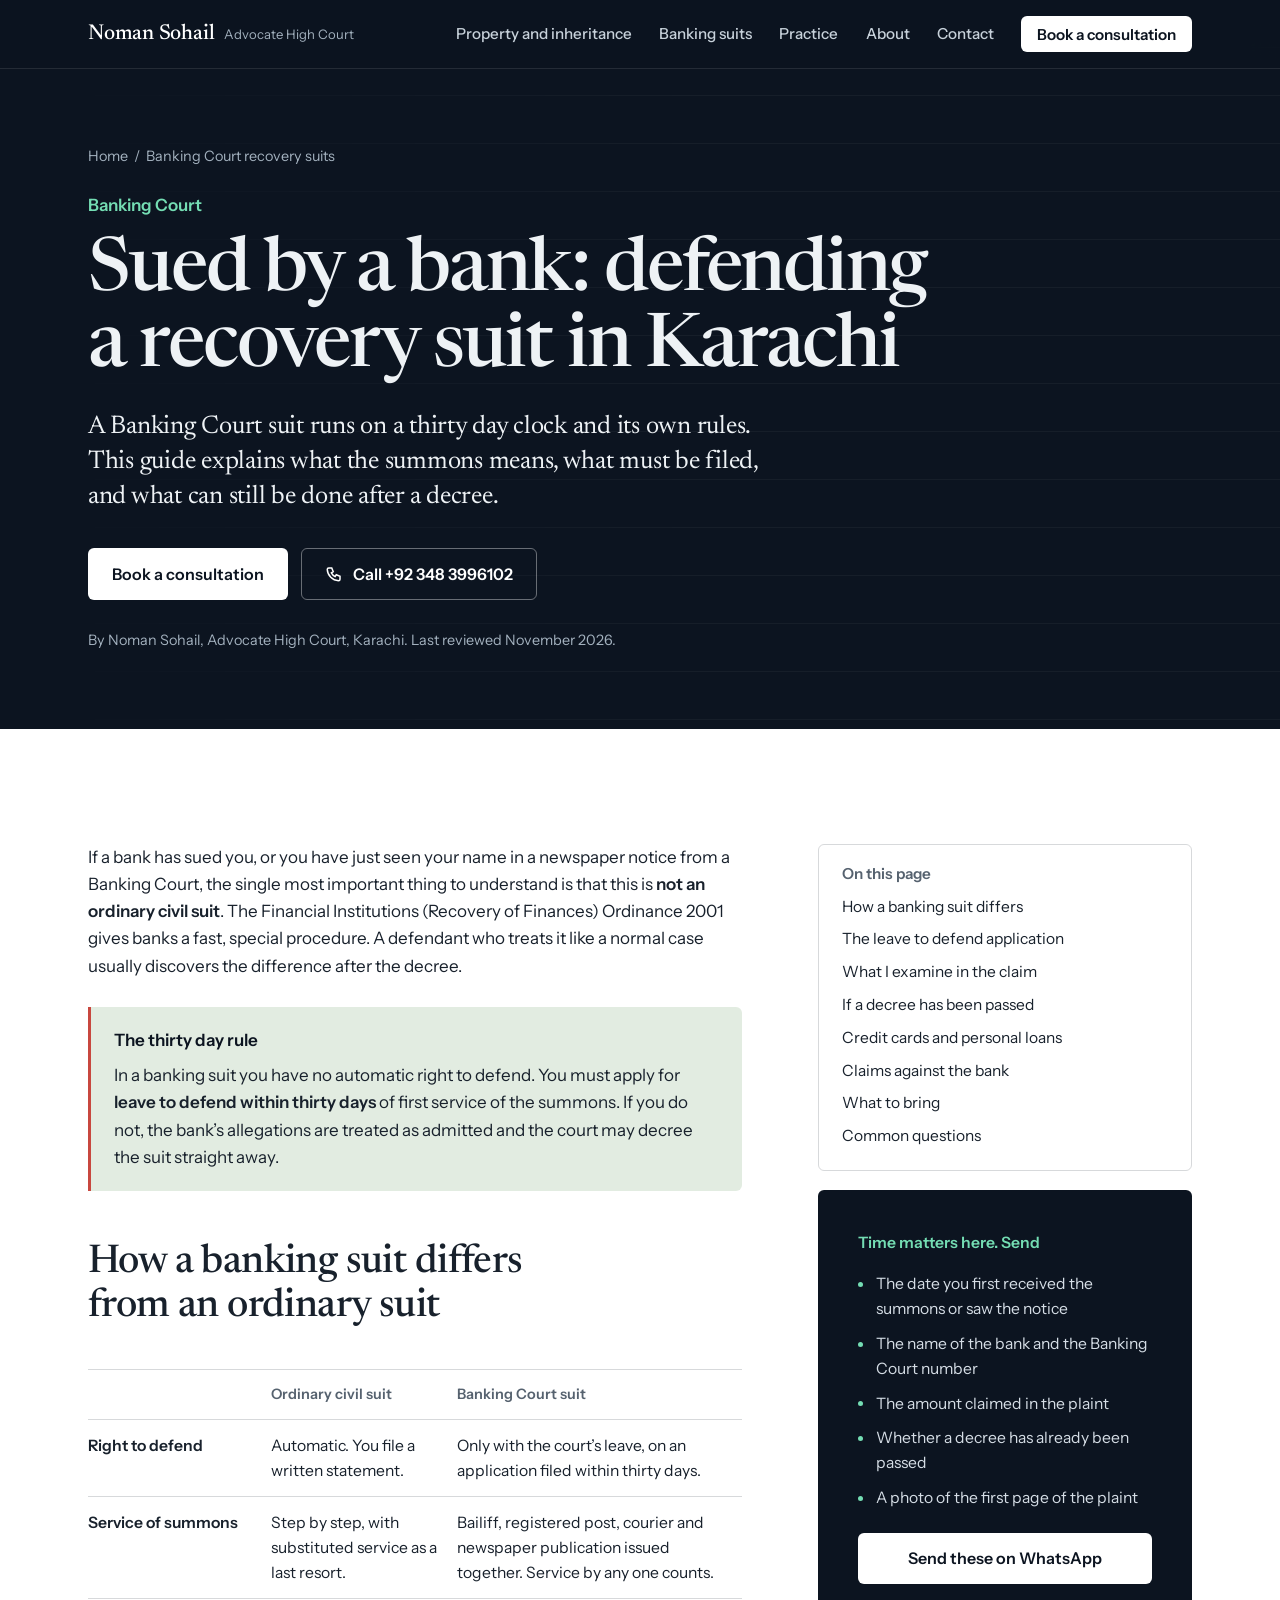
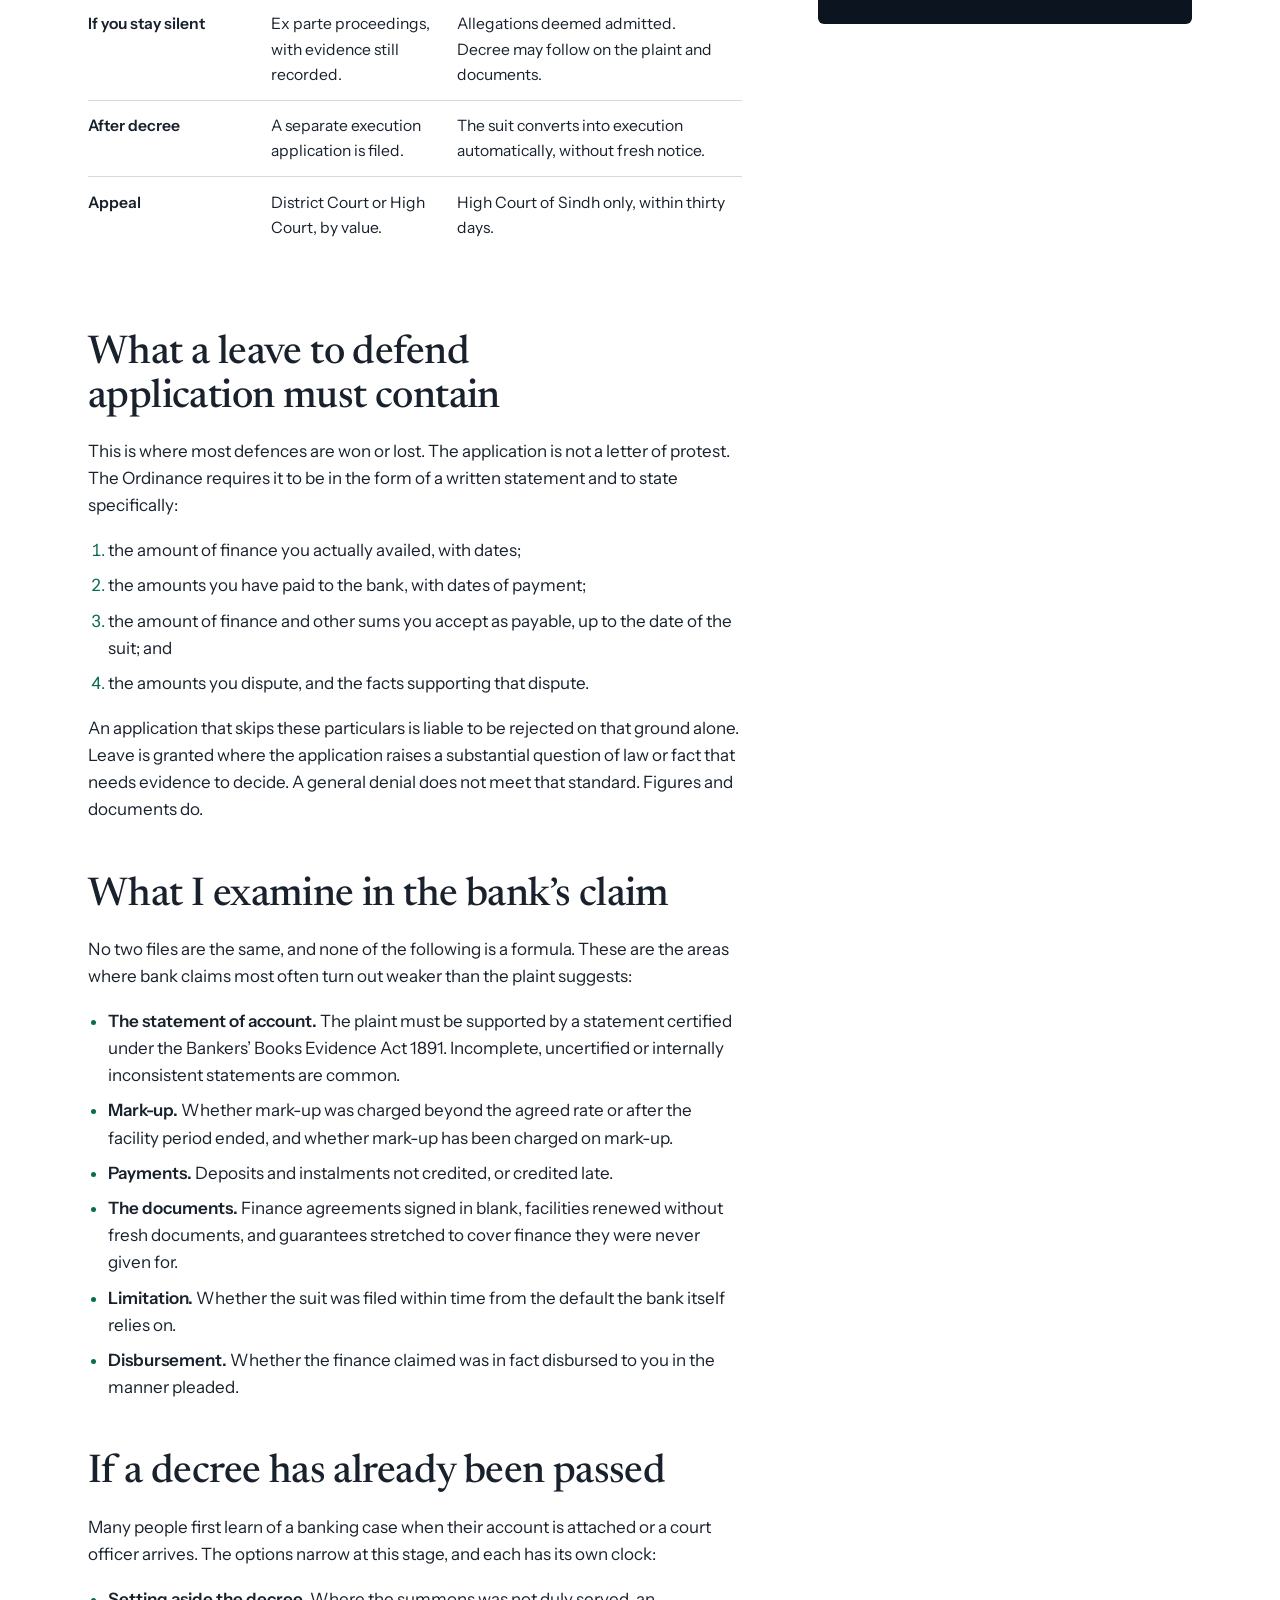
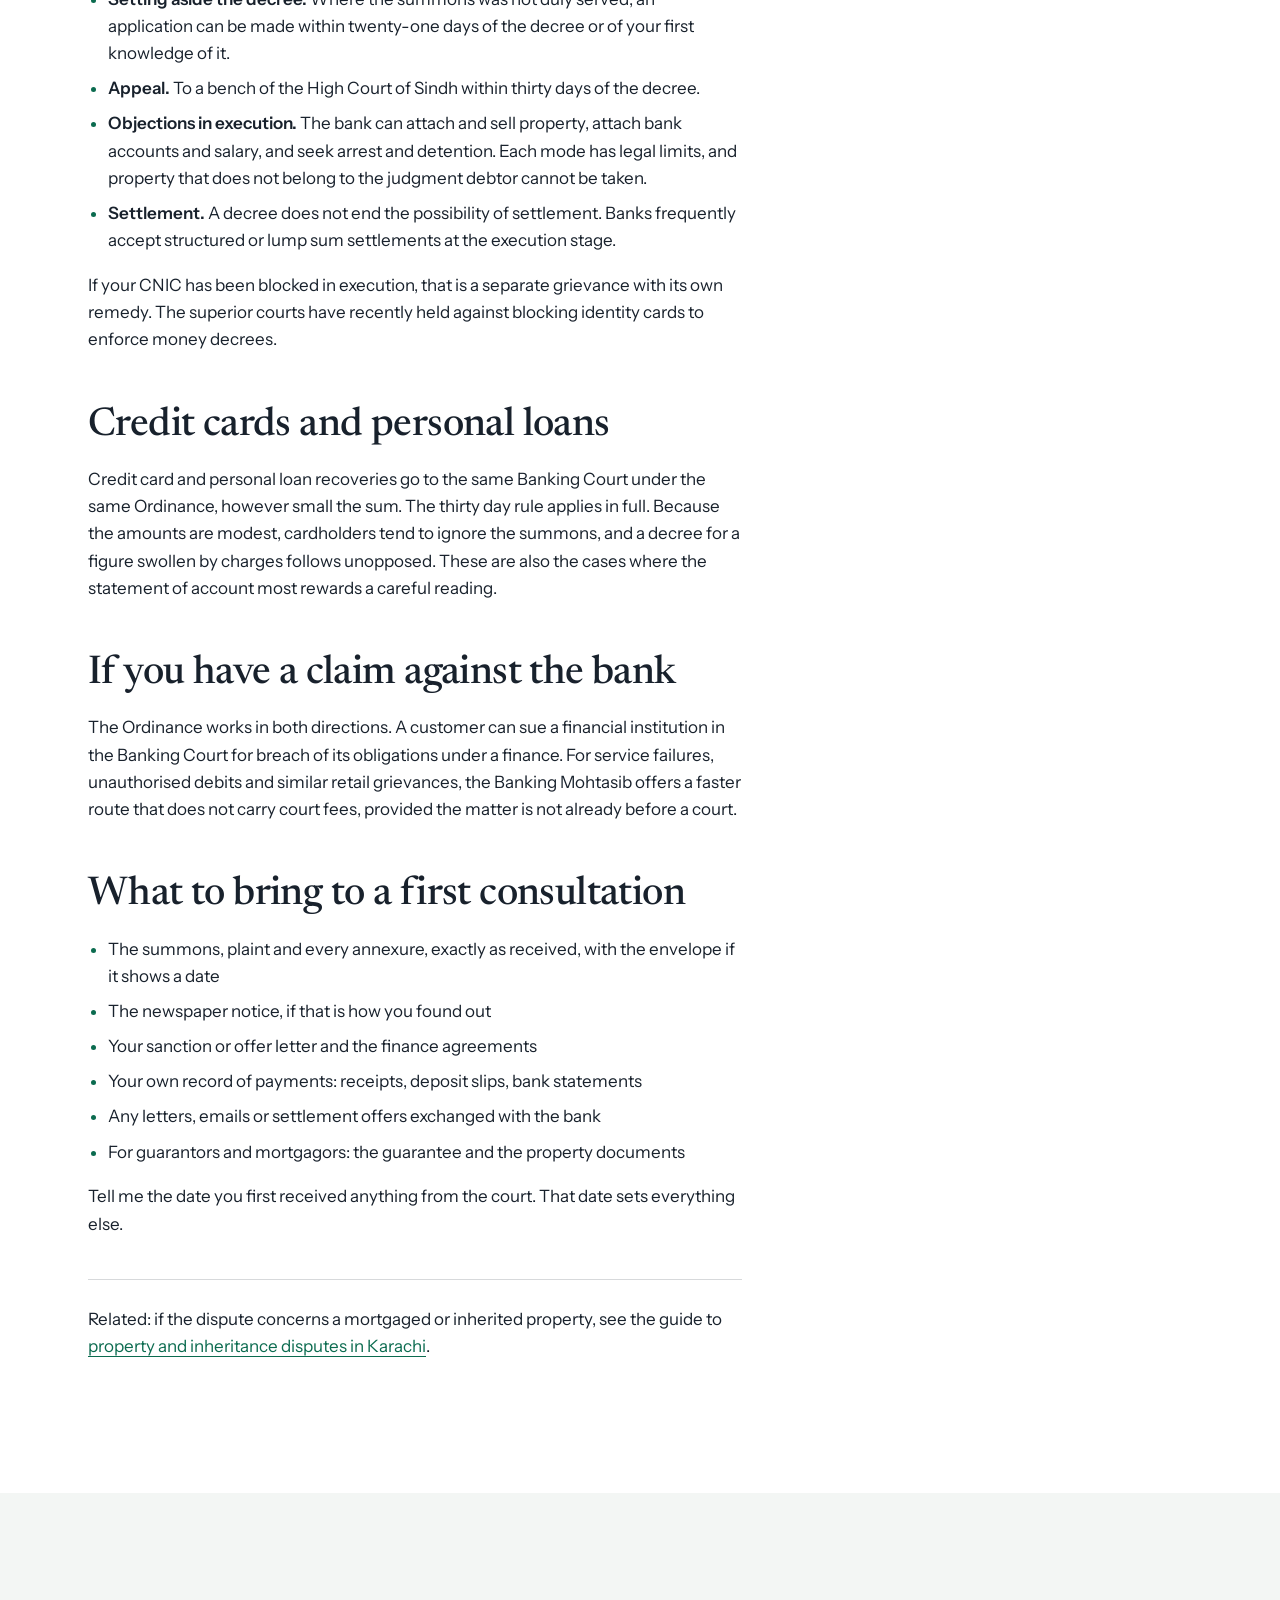
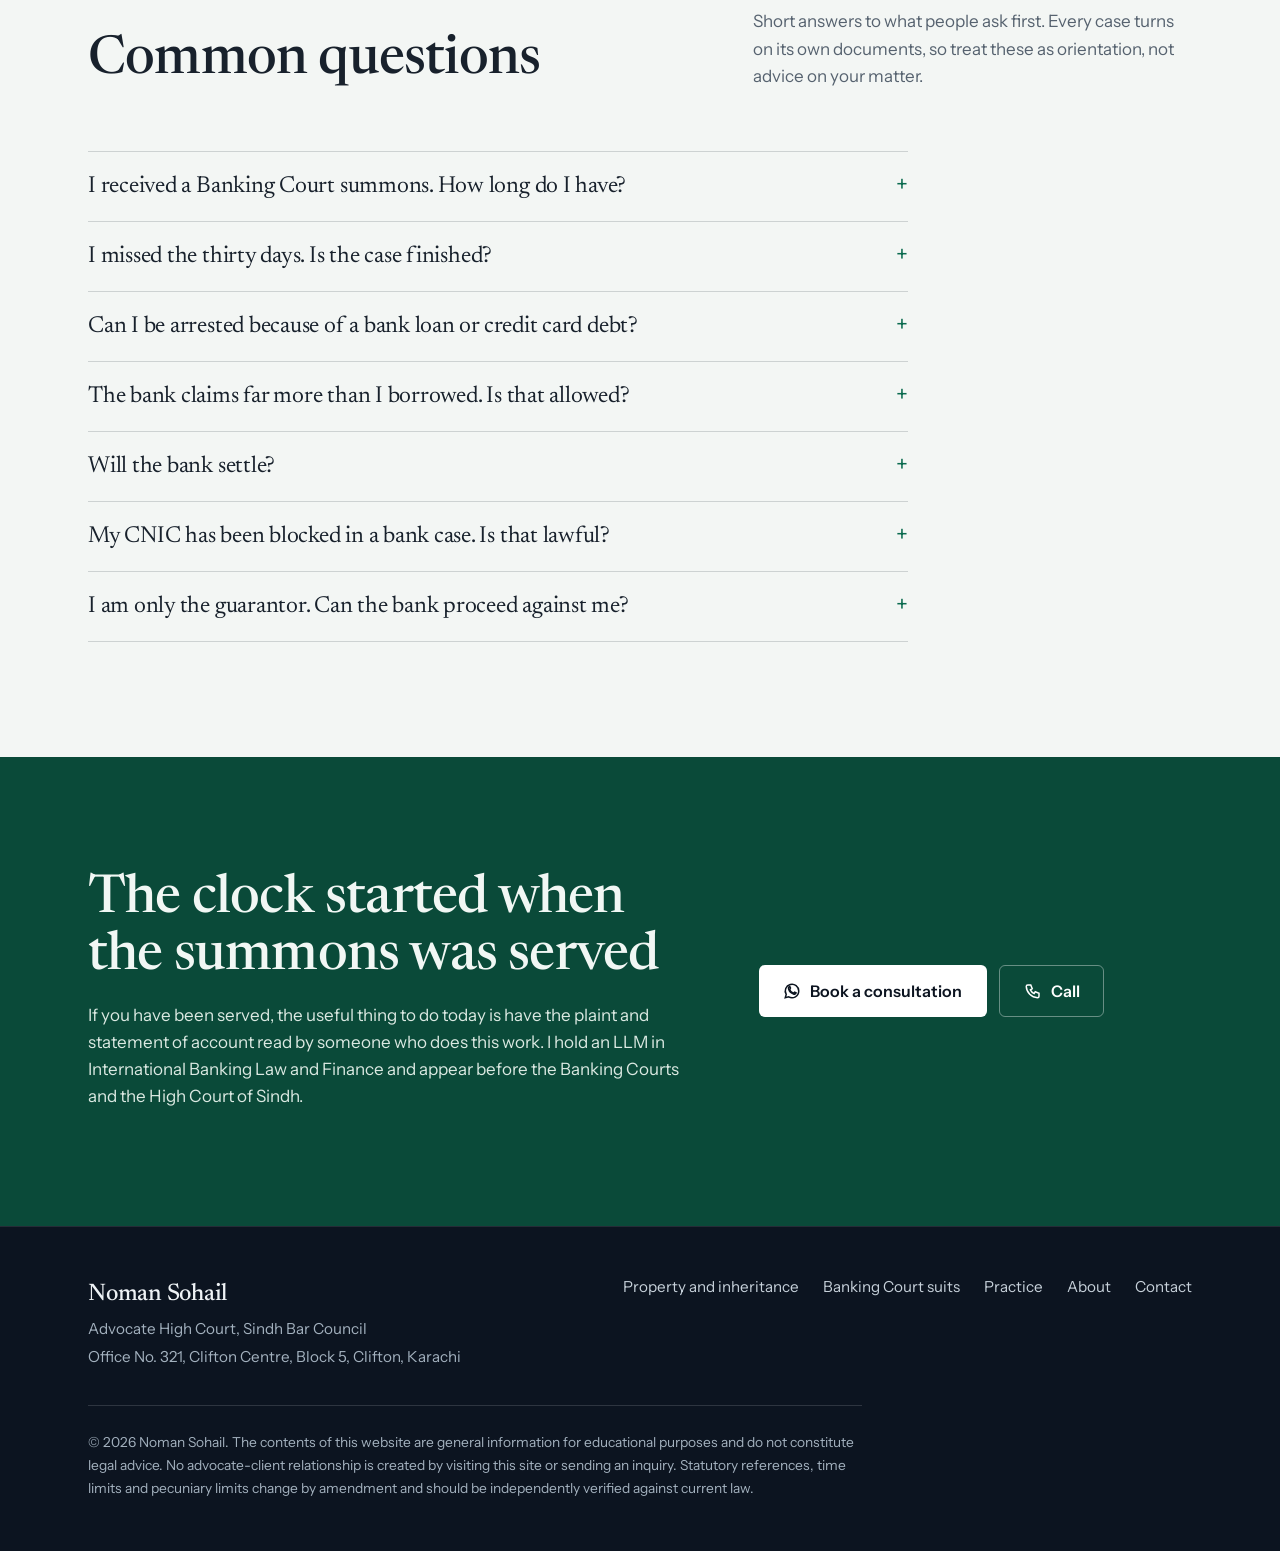
<file: banking-court-lawyer-karachi/index.html>
<!DOCTYPE html>
<html lang="en">
<head>
<meta charset="UTF-8">
<meta name="viewport" content="width=device-width, initial-scale=1.0">
<title>Banking Court Lawyer in Karachi | Defending a Bank Recovery Suit | Noman Sohail</title>
<meta name="description" content="Sued by a bank in Karachi? An Advocate High Court with an LLM in banking law explains the thirty day leave to defend rule, how to answer a recovery suit under the FIO 2001, decrees, execution and settlement.">
<meta name="author" content="Noman Sohail">
<meta name="robots" content="index, follow, max-snippet:-1, max-image-preview:large">
<link rel="canonical" href="https://nomansohail.org/banking-court-lawyer-karachi/">
<meta property="og:type" content="website">
<meta property="og:url" content="https://nomansohail.org/banking-court-lawyer-karachi/">
<meta property="og:site_name" content="Noman Sohail, Advocate High Court">
<meta property="og:title" content="Banking Court Lawyer in Karachi | Defending a Bank Recovery Suit | Noman Sohail">
<meta property="og:description" content="Sued by a bank in Karachi? An Advocate High Court with an LLM in banking law explains the thirty day leave to defend rule, how to answer a recovery suit under the FIO 2001, decrees, execution and settlement.">
<meta property="og:image" content="https://nomansohail.org/1776953978502.png">
<meta property="og:image:width" content="800">
<meta property="og:image:height" content="800">
<meta name="twitter:card" content="summary_large_image">
<meta name="theme-color" content="#0c1420">
<link rel="icon" href="data:image/svg+xml,&lt;svg xmlns='http://www.w3.org/2000/svg' viewBox='0 0 100 100'&gt;&lt;rect width='100' height='100' rx='20' fill='%230c1420'/&gt;&lt;text x='50' y='68' font-size='52' text-anchor='middle' fill='%2374ddb3' font-family='Georgia,serif'&gt;NS&lt;/text&gt;&lt;/svg&gt;">
<link rel="preload" href="/fonts/newsreader.woff2" as="font" type="font/woff2" crossorigin>
<link rel="preload" href="/fonts/instrument-sans.woff2" as="font" type="font/woff2" crossorigin>
<link rel="stylesheet" href="/assets/site.css">
<script type="application/ld+json">
{
  "@context": "https://schema.org",
  "@graph": [
    {
      "@type": "WebPage",
      "@id": "https://nomansohail.org/banking-court-lawyer-karachi/#webpage",
      "url": "https://nomansohail.org/banking-court-lawyer-karachi/",
      "name": "Banking Court Lawyer in Karachi | Defending a Bank Recovery Suit | Noman Sohail",
      "description": "Sued by a bank in Karachi? An Advocate High Court with an LLM in banking law explains the thirty day leave to defend rule, how to answer a recovery suit under the FIO 2001, decrees, execution and settlement.",
      "inLanguage": "en",
      "isPartOf": {
        "@id": "https://nomansohail.org/#website"
      },
      "about": {
        "@id": "https://nomansohail.org/#practice"
      },
      "author": {
        "@id": "https://nomansohail.org/#person"
      },
      "dateModified": "2026-11-21"
    },
    {
      "@type": "BreadcrumbList",
      "itemListElement": [
        {
          "@type": "ListItem",
          "position": 1,
          "name": "Home",
          "item": "https://nomansohail.org/"
        },
        {
          "@type": "ListItem",
          "position": 2,
          "name": "Banking Court recovery suits",
          "item": "https://nomansohail.org/banking-court-lawyer-karachi/"
        }
      ]
    },
    {
      "@type": "FAQPage",
      "@id": "https://nomansohail.org/banking-court-lawyer-karachi/#faq",
      "mainEntity": [
        {
          "@type": "Question",
          "name": "I received a Banking Court summons. How long do I have?",
          "acceptedAnswer": {
            "@type": "Answer",
            "text": "Thirty days from the date you were first served by any one of the modes the law allows: a bailiff, registered post, courier or newspaper publication. Within that time you must file an application for leave to defend. The time runs from the earliest of those modes, not from the day the papers actually reached your hands, so count conservatively."
          }
        },
        {
          "@type": "Question",
          "name": "I missed the thirty days. Is the case finished?",
          "acceptedAnswer": {
            "@type": "Answer",
            "text": "Not necessarily, but the position is serious and you should act immediately. The court can condone delay only for sufficient cause, and Banking Courts apply this strictly. If a decree has already been passed and the summons was never properly served, an application to set the decree aside can be filed within twenty-one days of learning of it. An appeal to the High Court lies within thirty days of the decree."
          }
        },
        {
          "@type": "Question",
          "name": "Can I be arrested because of a bank loan or credit card debt?",
          "acceptedAnswer": {
            "@type": "Answer",
            "text": "Failing to repay a loan is a civil liability, not in itself a crime. However, once a decree is passed, arrest and detention in civil prison is one of the modes of execution a court may order, subject to conditions designed to protect a debtor who genuinely cannot pay. Separately, a dishonoured cheque or the dishonest removal of charged assets can give rise to criminal proceedings. The two tracks should not be confused."
          }
        },
        {
          "@type": "Question",
          "name": "The bank claims far more than I borrowed. Is that allowed?",
          "acceptedAnswer": {
            "@type": "Answer",
            "text": "A bank may claim the outstanding principal, the contractual mark-up, and cost of funds from the date of default. It may not claim whatever figure it chooses. The plaint must be supported by a properly certified statement of account, and the entries in it are open to challenge: mark-up charged after the facility expired, payments not credited, and charges with no basis in the agreement are the usual points of examination."
          }
        },
        {
          "@type": "Question",
          "name": "Will the bank settle?",
          "acceptedAnswer": {
            "@type": "Answer",
            "text": "Often, yes. Banks regularly settle recovery suits, particularly for a lump sum, and a settlement can be recorded by the court as a compromise decree. Two cautions: do not let settlement talks cause you to miss the thirty day deadline, and do not pay anything under an arrangement that is not recorded in writing and, where a suit is pending, placed before the court."
          }
        },
        {
          "@type": "Question",
          "name": "My CNIC has been blocked in a bank case. Is that lawful?",
          "acceptedAnswer": {
            "@type": "Answer",
            "text": "Executing courts in Karachi have in the past directed NADRA to block the CNICs of judgment debtors. The superior courts have recently ruled against that practice as a means of enforcing a money decree. A blocked card can be challenged, first before the executing court itself and, where necessary, before the High Court of Sindh in its constitutional jurisdiction."
          }
        },
        {
          "@type": "Question",
          "name": "I am only the guarantor. Can the bank proceed against me?",
          "acceptedAnswer": {
            "@type": "Answer",
            "text": "Yes. A guarantor's liability is ordinarily co-extensive with that of the principal borrower, and banks routinely sue borrower, guarantors and mortgagors together. A guarantor does, however, have defences of his own: the terms and limit of the guarantee, whether the facility was renewed or altered without his consent, and whether the claim against him is within time."
          }
        }
      ]
    }
  ]
}
</script>
</head>
<body>

<header class="nav">
  <div class="nav-in">
    <a href="/" class="brand">
      <span class="b-name">Noman Sohail</span>
      <span class="b-tag">Advocate High Court</span>
    </a>
    <nav>
      <ul class="nav-links" id="navLinks">
        <li><a href="/property-inheritance-lawyer-karachi/">Property and inheritance</a></li>
        <li><a href="/banking-court-lawyer-karachi/">Banking suits</a></li>
        <li><a href="/#services">Practice</a></li>
        <li><a href="/about/">About</a></li>
        <li><a href="/#contact">Contact</a></li>
        <li><a class="nav-cta" href="https://wa.me/923483996102?text=Assalam-o-Alaikum%20Mr.%20Sohail%2C%0A%0AI%20would%20like%20to%20book%20a%20consultation.%0A%0ANature%20of%20matter%3A%20%0ACity/location%20of%20the%20matter%3A%20%0ADocuments%20available%3A%20%0ADeadline%20%28if%20any%29%3A%20%0APreferred%20date/time%3A%20%0AContact%20number%3A%20%0A%0A%28Sent%20from%20nomansohail.org%2C%20banking%20page%2C%20menu%29" target="_blank" rel="noopener">Book a consultation</a></li>
      </ul>
    </nav>
    <button class="nav-burger" id="navBurger" aria-label="Toggle menu" aria-expanded="false" aria-controls="navLinks">
      <svg viewBox="0 0 24 24" fill="none" stroke="currentColor" stroke-width="2" width="18" height="18"><path d="M4 7h16M4 12h16M4 17h16"/></svg>
    </button>
  </div>
</header>

<main id="top">

<section class="page-hero band-ink">
  <div class="wrap">
    <p class="crumbs"><a href="/">Home</a> &nbsp;/&nbsp; Banking Court recovery suits</p>
    <p class="page-kicker">Banking Court</p>
    <h1>Sued by a bank: defending a recovery suit in Karachi</h1>
    <p class="page-lead">A Banking Court suit runs on a thirty day clock and its own rules. This guide explains what the summons means, what must be filed, and what can still be done after a decree.</p>
    <div class="hero-ctas">
      <a class="btn btn-light" href="https://wa.me/923483996102?text=Assalam-o-Alaikum%20Mr.%20Sohail%2C%0A%0AI%20would%20like%20to%20book%20a%20consultation.%0A%0ANature%20of%20matter%3A%20Banking%20Court%20matter%3A%20%0ACity/location%20of%20the%20matter%3A%20%0ADocuments%20available%3A%20%0ADeadline%20%28if%20any%29%3A%20%0APreferred%20date/time%3A%20%0AContact%20number%3A%20%0A%0A%28Sent%20from%20nomansohail.org%2C%20banking%20page%2C%20top%29" target="_blank" rel="noopener">Book a consultation</a>
      <a class="btn btn-line" href="tel:+923483996102"><svg viewBox="0 0 24 24" fill="none" stroke="currentColor" stroke-width="2" aria-hidden="true"><path d="M5 4h4l2 5-2.5 1.5a11 11 0 005 5L15 13l5 2v4a2 2 0 01-2 2A16 16 0 013 6a2 2 0 012-2z"/></svg>Call +92 348 3996102</a>
    </div>
    <p class="page-meta">By Noman Sohail, Advocate High Court, Karachi. Last reviewed November 2026.</p>
  </div>
</section>

<section>
  <div class="wrap doc-grid">
    <article class="prose">

      <p>If a bank has sued you, or you have just seen your name in a newspaper notice from a Banking Court, the single most important thing to understand is that this is <strong>not an ordinary civil suit</strong>. The Financial Institutions (Recovery of Finances) Ordinance 2001 gives banks a fast, special procedure. A defendant who treats it like a normal case usually discovers the difference after the decree.</p>

      <div class="callout">
        <p class="c-title">The thirty day rule</p>
        <p>In a banking suit you have no automatic right to defend. You must apply for <strong>leave to defend within thirty days</strong> of first service of the summons. If you do not, the bank&#8217;s allegations are treated as admitted and the court may decree the suit straight away.</p>
      </div>

      <h2 id="difference">How a banking suit differs from an ordinary suit</h2>
      <div class="table-scroll">
      <table class="compare">
        <thead><tr><th></th><th>Ordinary civil suit</th><th>Banking Court suit</th></tr></thead>
        <tbody>
          <tr><td>Right to defend</td><td>Automatic. You file a written statement.</td><td>Only with the court&#8217;s leave, on an application filed within thirty days.</td></tr>
          <tr><td>Service of summons</td><td>Step by step, with substituted service as a last resort.</td><td>Bailiff, registered post, courier and newspaper publication issued together. Service by any one counts.</td></tr>
          <tr><td>If you stay silent</td><td>Ex parte proceedings, with evidence still recorded.</td><td>Allegations deemed admitted. Decree may follow on the plaint and documents.</td></tr>
          <tr><td>After decree</td><td>A separate execution application is filed.</td><td>The suit converts into execution automatically, without fresh notice.</td></tr>
          <tr><td>Appeal</td><td>District Court or High Court, by value.</td><td>High Court of Sindh only, within thirty days.</td></tr>
        </tbody>
      </table>
      </div>

      <h2 id="leave">What a leave to defend application must contain</h2>
      <p>This is where most defences are won or lost. The application is not a letter of protest. The Ordinance requires it to be in the form of a written statement and to state specifically:</p>
      <ol>
        <li>the amount of finance you actually availed, with dates;</li>
        <li>the amounts you have paid to the bank, with dates of payment;</li>
        <li>the amount of finance and other sums you accept as payable, up to the date of the suit; and</li>
        <li>the amounts you dispute, and the facts supporting that dispute.</li>
      </ol>
      <p>An application that skips these particulars is liable to be rejected on that ground alone. Leave is granted where the application raises a substantial question of law or fact that needs evidence to decide. A general denial does not meet that standard. Figures and documents do.</p>

      <h2 id="grounds">What I examine in the bank&#8217;s claim</h2>
      <p>No two files are the same, and none of the following is a formula. These are the areas where bank claims most often turn out weaker than the plaint suggests:</p>
      <ul>
        <li><strong>The statement of account.</strong> The plaint must be supported by a statement certified under the Bankers&#8217; Books Evidence Act 1891. Incomplete, uncertified or internally inconsistent statements are common.</li>
        <li><strong>Mark-up.</strong> Whether mark-up was charged beyond the agreed rate or after the facility period ended, and whether mark-up has been charged on mark-up.</li>
        <li><strong>Payments.</strong> Deposits and instalments not credited, or credited late.</li>
        <li><strong>The documents.</strong> Finance agreements signed in blank, facilities renewed without fresh documents, and guarantees stretched to cover finance they were never given for.</li>
        <li><strong>Limitation.</strong> Whether the suit was filed within time from the default the bank itself relies on.</li>
        <li><strong>Disbursement.</strong> Whether the finance claimed was in fact disbursed to you in the manner pleaded.</li>
      </ul>

      <h2 id="decree">If a decree has already been passed</h2>
      <p>Many people first learn of a banking case when their account is attached or a court officer arrives. The options narrow at this stage, and each has its own clock:</p>
      <ul>
        <li><strong>Setting aside the decree.</strong> Where the summons was not duly served, an application can be made within twenty-one days of the decree or of your first knowledge of it.</li>
        <li><strong>Appeal.</strong> To a bench of the High Court of Sindh within thirty days of the decree.</li>
        <li><strong>Objections in execution.</strong> The bank can attach and sell property, attach bank accounts and salary, and seek arrest and detention. Each mode has legal limits, and property that does not belong to the judgment debtor cannot be taken.</li>
        <li><strong>Settlement.</strong> A decree does not end the possibility of settlement. Banks frequently accept structured or lump sum settlements at the execution stage.</li>
      </ul>
      <p>If your CNIC has been blocked in execution, that is a separate grievance with its own remedy. The superior courts have recently held against blocking identity cards to enforce money decrees.</p>

      <h2 id="cards">Credit cards and personal loans</h2>
      <p>Credit card and personal loan recoveries go to the same Banking Court under the same Ordinance, however small the sum. The thirty day rule applies in full. Because the amounts are modest, cardholders tend to ignore the summons, and a decree for a figure swollen by charges follows unopposed. These are also the cases where the statement of account most rewards a careful reading.</p>

      <h2 id="customer">If you have a claim against the bank</h2>
      <p>The Ordinance works in both directions. A customer can sue a financial institution in the Banking Court for breach of its obligations under a finance. For service failures, unauthorised debits and similar retail grievances, the Banking Mohtasib offers a faster route that does not carry court fees, provided the matter is not already before a court.</p>

      <h2 id="documents">What to bring to a first consultation</h2>
      <ul>
        <li>The summons, plaint and every annexure, exactly as received, with the envelope if it shows a date</li>
        <li>The newspaper notice, if that is how you found out</li>
        <li>Your sanction or offer letter and the finance agreements</li>
        <li>Your own record of payments: receipts, deposit slips, bank statements</li>
        <li>Any letters, emails or settlement offers exchanged with the bank</li>
        <li>For guarantors and mortgagors: the guarantee and the property documents</li>
      </ul>
      <p>Tell me the date you first received anything from the court. That date sets everything else.</p>

      <p class="related">Related: if the dispute concerns a mortgaged or inherited property, see the guide to <a href="/property-inheritance-lawyer-karachi/">property and inheritance disputes in Karachi</a>.</p>

    </article>
    <aside class="side">
      <nav class="toc" aria-label="On this page">
        <h2>On this page</h2>
        <ol>
          <li><a href="#difference">How a banking suit differs</a></li>
          <li><a href="#leave">The leave to defend application</a></li>
          <li><a href="#grounds">What I examine in the claim</a></li>
          <li><a href="#decree">If a decree has been passed</a></li>
          <li><a href="#cards">Credit cards and personal loans</a></li>
          <li><a href="#customer">Claims against the bank</a></li>
          <li><a href="#documents">What to bring</a></li>
          <li><a href="#faq">Common questions</a></li>
        </ol>
      </nav>
      <div class="expect">
        <h3>Time matters here. Send</h3>
        <ul>
          <li>The date you first received the summons or saw the notice</li>
          <li>The name of the bank and the Banking Court number</li>
          <li>The amount claimed in the plaint</li>
          <li>Whether a decree has already been passed</li>
          <li>A photo of the first page of the plaint</li>
        </ul>
        <a class="btn btn-light" href="https://wa.me/923483996102?text=Assalam-o-Alaikum%20Mr.%20Sohail%2C%0A%0AI%20would%20like%20to%20book%20a%20consultation.%0A%0ANature%20of%20matter%3A%20Banking%20Court%20matter%3A%20%0ACity/location%20of%20the%20matter%3A%20%0ADocuments%20available%3A%20%0ADeadline%20%28if%20any%29%3A%20%0APreferred%20date/time%3A%20%0AContact%20number%3A%20%0A%0A%28Sent%20from%20nomansohail.org%2C%20banking%20page%2C%20side%20panel%29" target="_blank" rel="noopener">Send these on WhatsApp</a>
      </div>
    </aside>
  </div>
</section>

<section id="faq" class="band-mist">
  <div class="wrap">
    <div class="sec-head">
      <h2>Common questions</h2>
      <p class="sec-lead">Short answers to what people ask first. Every case turns on its own documents, so treat these as orientation, not advice on your matter.</p>
    </div>
    <div class="faq">
      <details>
        <summary>I received a Banking Court summons. How long do I have?</summary>
        <p>Thirty days from the date you were first served by any one of the modes the law allows: a bailiff, registered post, courier or newspaper publication. Within that time you must file an application for leave to defend. The time runs from the earliest of those modes, not from the day the papers actually reached your hands, so count conservatively.</p>
      </details>
      <details>
        <summary>I missed the thirty days. Is the case finished?</summary>
        <p>Not necessarily, but the position is serious and you should act immediately. The court can condone delay only for sufficient cause, and Banking Courts apply this strictly. If a decree has already been passed and the summons was never properly served, an application to set the decree aside can be filed within twenty-one days of learning of it. An appeal to the High Court lies within thirty days of the decree.</p>
      </details>
      <details>
        <summary>Can I be arrested because of a bank loan or credit card debt?</summary>
        <p>Failing to repay a loan is a civil liability, not in itself a crime. However, once a decree is passed, arrest and detention in civil prison is one of the modes of execution a court may order, subject to conditions designed to protect a debtor who genuinely cannot pay. Separately, a dishonoured cheque or the dishonest removal of charged assets can give rise to criminal proceedings. The two tracks should not be confused.</p>
      </details>
      <details>
        <summary>The bank claims far more than I borrowed. Is that allowed?</summary>
        <p>A bank may claim the outstanding principal, the contractual mark-up, and cost of funds from the date of default. It may not claim whatever figure it chooses. The plaint must be supported by a properly certified statement of account, and the entries in it are open to challenge: mark-up charged after the facility expired, payments not credited, and charges with no basis in the agreement are the usual points of examination.</p>
      </details>
      <details>
        <summary>Will the bank settle?</summary>
        <p>Often, yes. Banks regularly settle recovery suits, particularly for a lump sum, and a settlement can be recorded by the court as a compromise decree. Two cautions: do not let settlement talks cause you to miss the thirty day deadline, and do not pay anything under an arrangement that is not recorded in writing and, where a suit is pending, placed before the court.</p>
      </details>
      <details>
        <summary>My CNIC has been blocked in a bank case. Is that lawful?</summary>
        <p>Executing courts in Karachi have in the past directed NADRA to block the CNICs of judgment debtors. The superior courts have recently ruled against that practice as a means of enforcing a money decree. A blocked card can be challenged, first before the executing court itself and, where necessary, before the High Court of Sindh in its constitutional jurisdiction.</p>
      </details>
      <details>
        <summary>I am only the guarantor. Can the bank proceed against me?</summary>
        <p>Yes. A guarantor&#x27;s liability is ordinarily co-extensive with that of the principal borrower, and banks routinely sue borrower, guarantors and mortgagors together. A guarantor does, however, have defences of his own: the terms and limit of the guarantee, whether the facility was renewed or altered without his consent, and whether the claim against him is within time.</p>
      </details>
    </div>
  </div>
</section>

<section class="band-green cta-band">
  <div class="wrap">
    <div>
      <h2>The clock started when the summons was served</h2>
      <p>If you have been served, the useful thing to do today is have the plaint and statement of account read by someone who does this work. I hold an LLM in International Banking Law and Finance and appear before the Banking Courts and the High Court of Sindh.</p>
    </div>
    <div class="cta-actions">
      <a class="btn btn-light" href="https://wa.me/923483996102?text=Assalam-o-Alaikum%20Mr.%20Sohail%2C%0A%0AI%20would%20like%20to%20book%20a%20consultation.%0A%0ANature%20of%20matter%3A%20Banking%20Court%20matter%3A%20%0ACity/location%20of%20the%20matter%3A%20%0ADocuments%20available%3A%20%0ADeadline%20%28if%20any%29%3A%20%0APreferred%20date/time%3A%20%0AContact%20number%3A%20%0A%0A%28Sent%20from%20nomansohail.org%2C%20banking%20page%2C%20bottom%29" target="_blank" rel="noopener"><svg viewBox="0 0 24 24" fill="none" stroke="currentColor" stroke-width="2" aria-hidden="true"><path d="M21 12a9 9 0 01-13.4 7.8L3 21l1.3-4.4A9 9 0 1121 12z"/><path d="M9 10c.5 2.5 2.5 4.5 5 5l1.5-1.5 2 1c-.5 1.5-2 2-3.5 1.5-3-.9-5.6-3.5-6.5-6.5C7 8 7.5 6.5 9 6l1 2L9 10z"/></svg>Book a consultation</a>
      <a class="btn btn-line" href="tel:+923483996102"><svg viewBox="0 0 24 24" fill="none" stroke="currentColor" stroke-width="2" aria-hidden="true"><path d="M5 4h4l2 5-2.5 1.5a11 11 0 005 5L15 13l5 2v4a2 2 0 01-2 2A16 16 0 013 6a2 2 0 012-2z"/></svg>Call</a>
    </div>
  </div>
</section>

</main>

<footer class="band-ink">
  <div class="wrap">
    <div class="foot-in">
      <div>
        <div class="f-brand">Noman Sohail</div>
        <div class="f-sub">Advocate High Court, Sindh Bar Council</div>
        <div class="f-sub">Office No. 321, Clifton Centre, Block 5, Clifton, Karachi</div>
      </div>
      <nav class="f-links" aria-label="Footer">
        <a href="/property-inheritance-lawyer-karachi/">Property and inheritance</a>
        <a href="/banking-court-lawyer-karachi/">Banking Court suits</a>
        <a href="/#services">Practice</a>
        <a href="/about/">About</a>
        <a href="/#contact">Contact</a>
      </nav>
    </div>
    <p class="disclaimer">&copy; <span id="year"></span> Noman Sohail. The contents of this website are general information for educational purposes and do not constitute legal advice. No advocate-client relationship is created by visiting this site or sending an inquiry. Statutory references, time limits and pecuniary limits change by amendment and should be independently verified against current law.</p>
  </div>
</footer>

<nav class="quickbar" aria-label="Quick contact">
  <a href="tel:+923483996102"><svg viewBox="0 0 24 24" fill="none" stroke="currentColor" stroke-width="2" aria-hidden="true"><path d="M5 4h4l2 5-2.5 1.5a11 11 0 005 5L15 13l5 2v4a2 2 0 01-2 2A16 16 0 013 6a2 2 0 012-2z"/></svg>Call</a>
  <a class="wa" href="https://wa.me/923483996102?text=Assalam-o-Alaikum%20Mr.%20Sohail%2C%0A%0AI%20would%20like%20to%20book%20a%20consultation.%0A%0ANature%20of%20matter%3A%20%0ACity/location%20of%20the%20matter%3A%20%0ADocuments%20available%3A%20%0ADeadline%20%28if%20any%29%3A%20%0APreferred%20date/time%3A%20%0AContact%20number%3A%20%0A%0A%28Sent%20from%20nomansohail.org%2C%20banking%20page%2C%20mobile%20bar%29" target="_blank" rel="noopener"><svg viewBox="0 0 24 24" fill="none" stroke="currentColor" stroke-width="2" aria-hidden="true"><path d="M21 12a9 9 0 01-13.4 7.8L3 21l1.3-4.4A9 9 0 1121 12z"/><path d="M9 10c.5 2.5 2.5 4.5 5 5l1.5-1.5 2 1c-.5 1.5-2 2-3.5 1.5-3-.9-5.6-3.5-6.5-6.5C7 8 7.5 6.5 9 6l1 2L9 10z"/></svg>WhatsApp</a>
</nav>

<script src="/assets/site.js"></script>
</body>
</html>
</file>
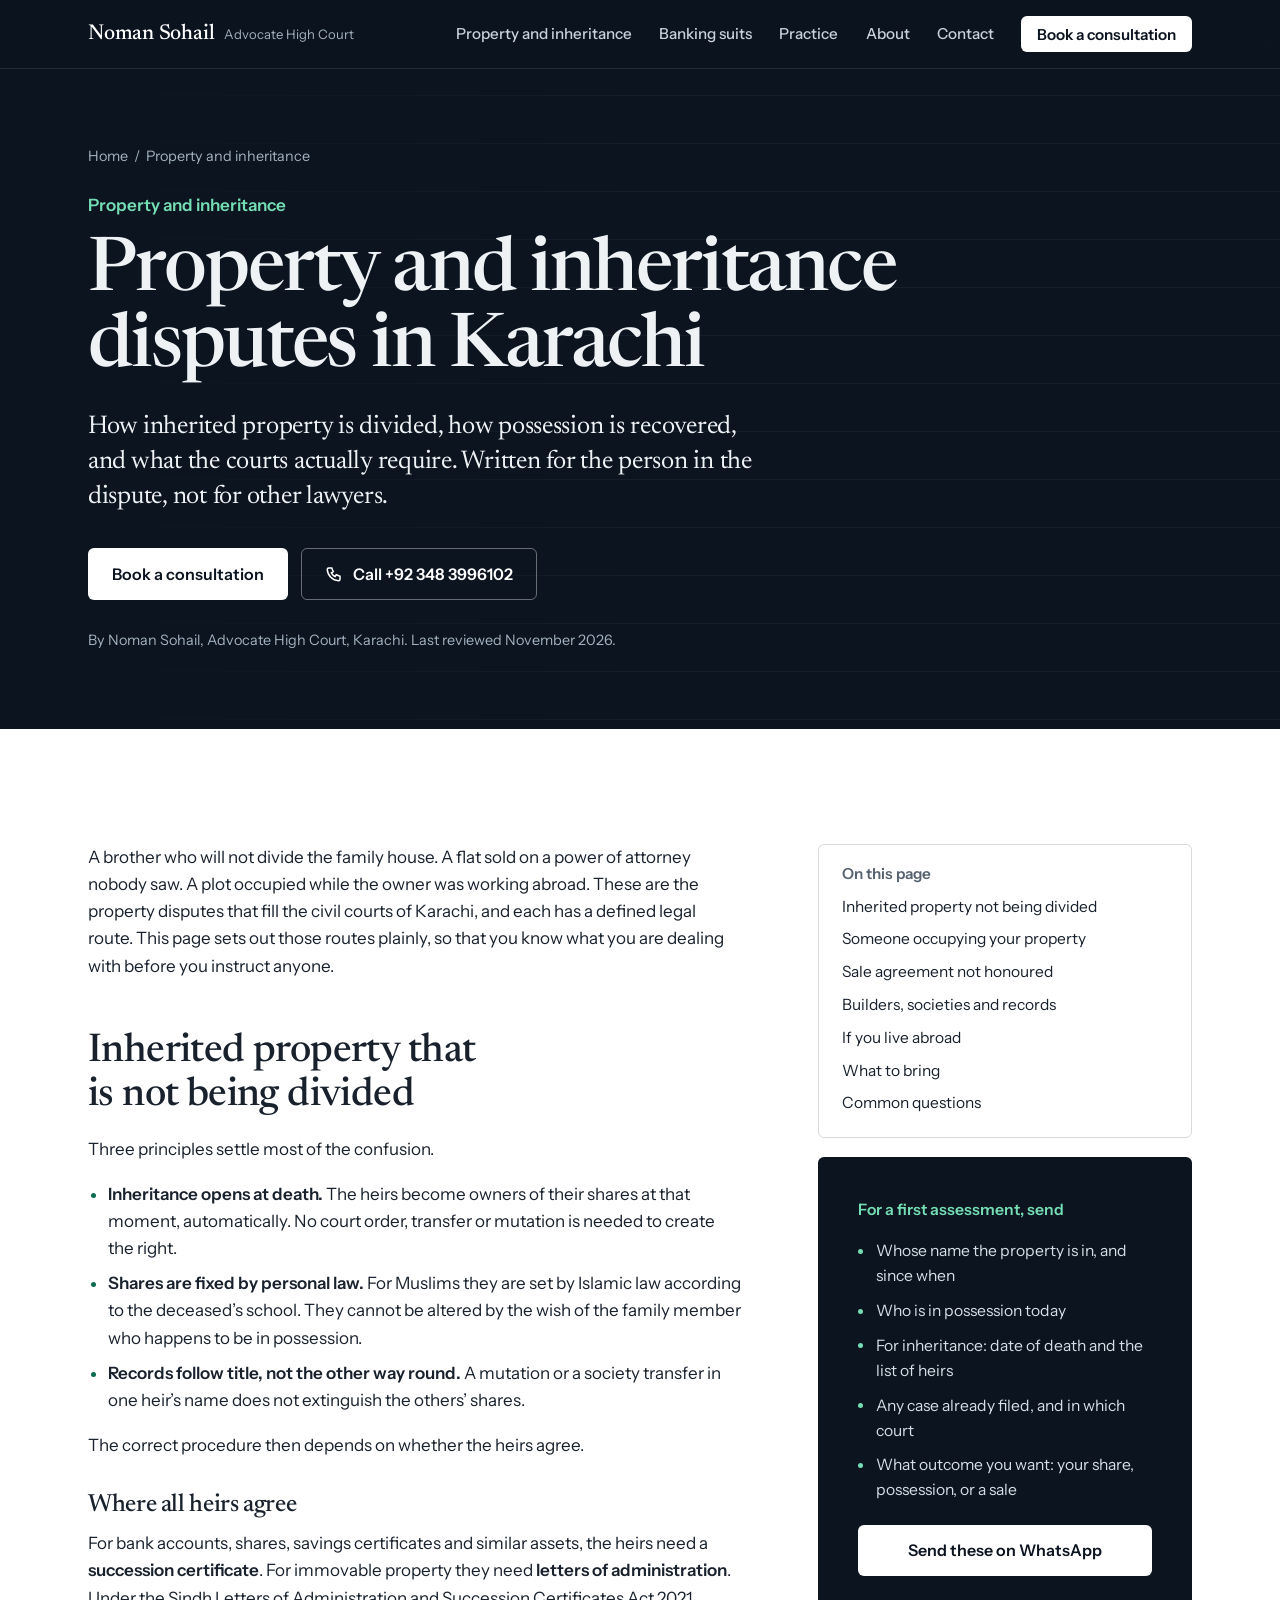
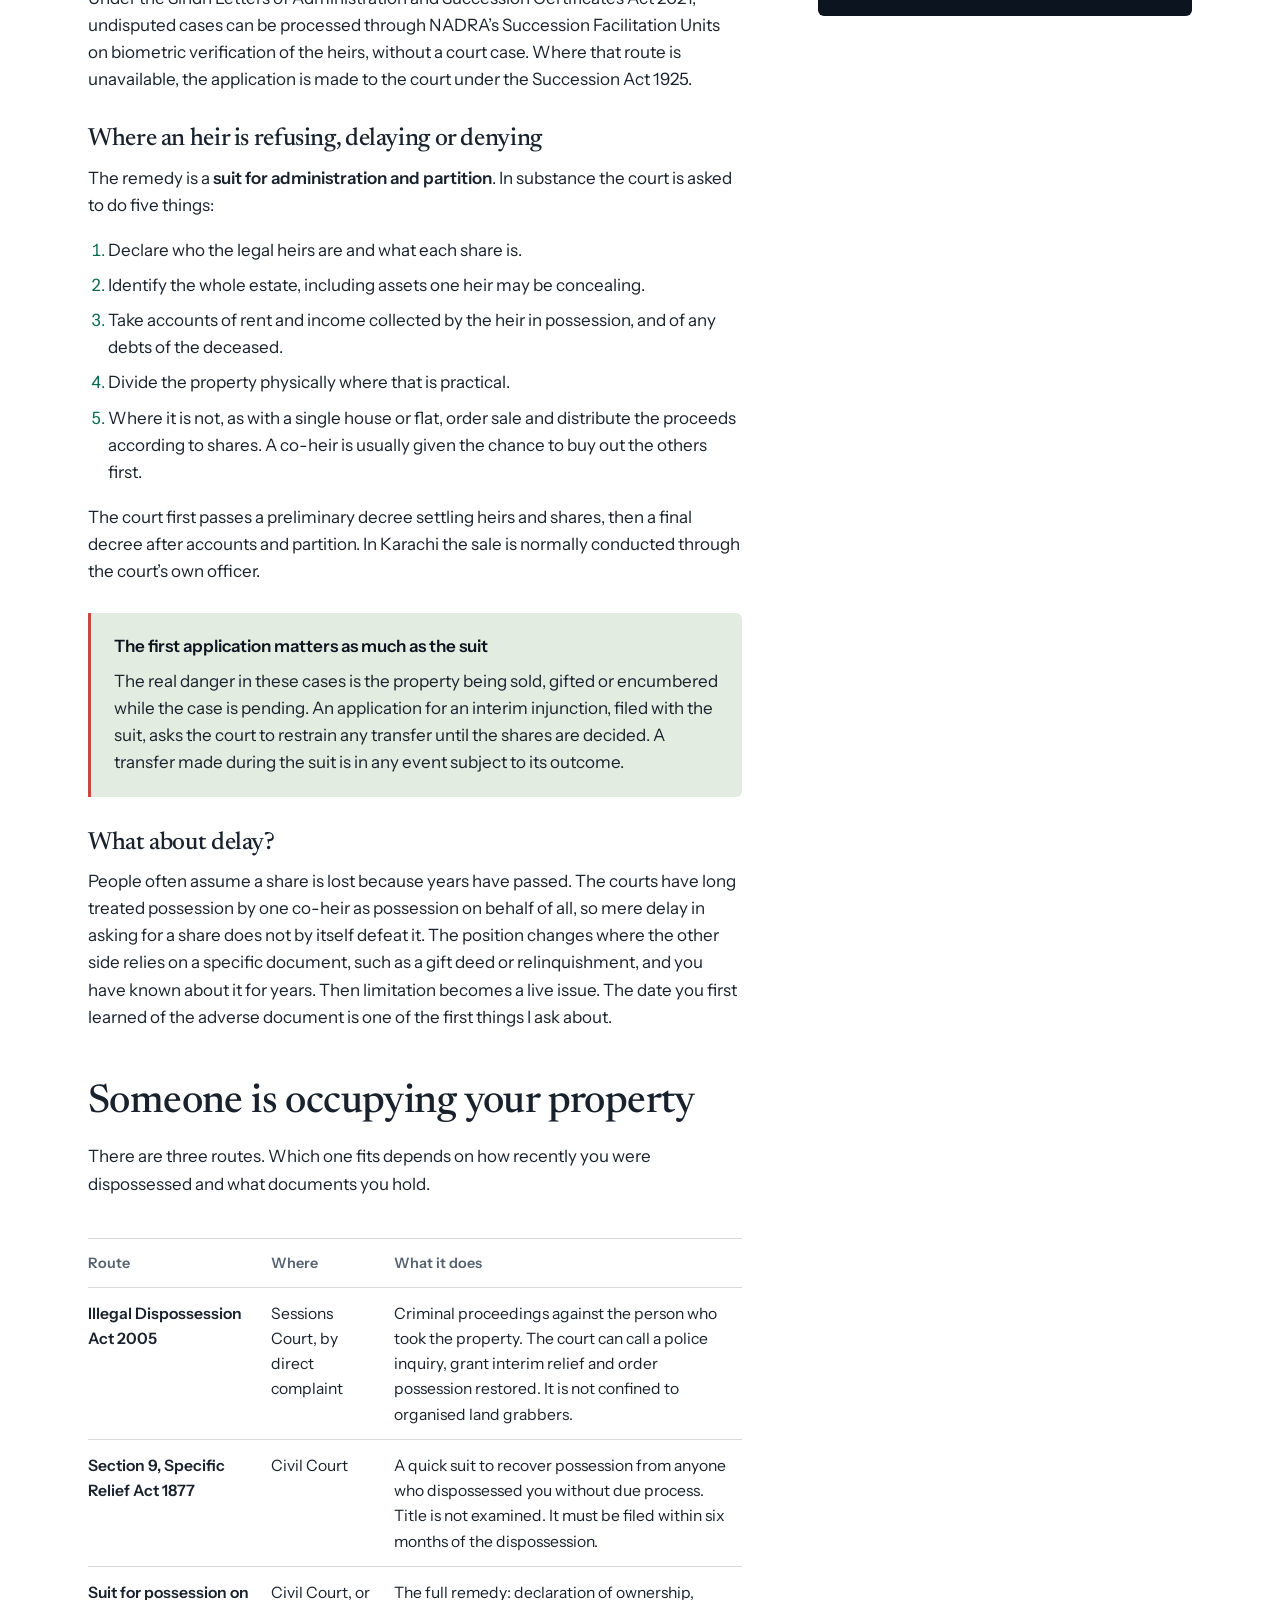
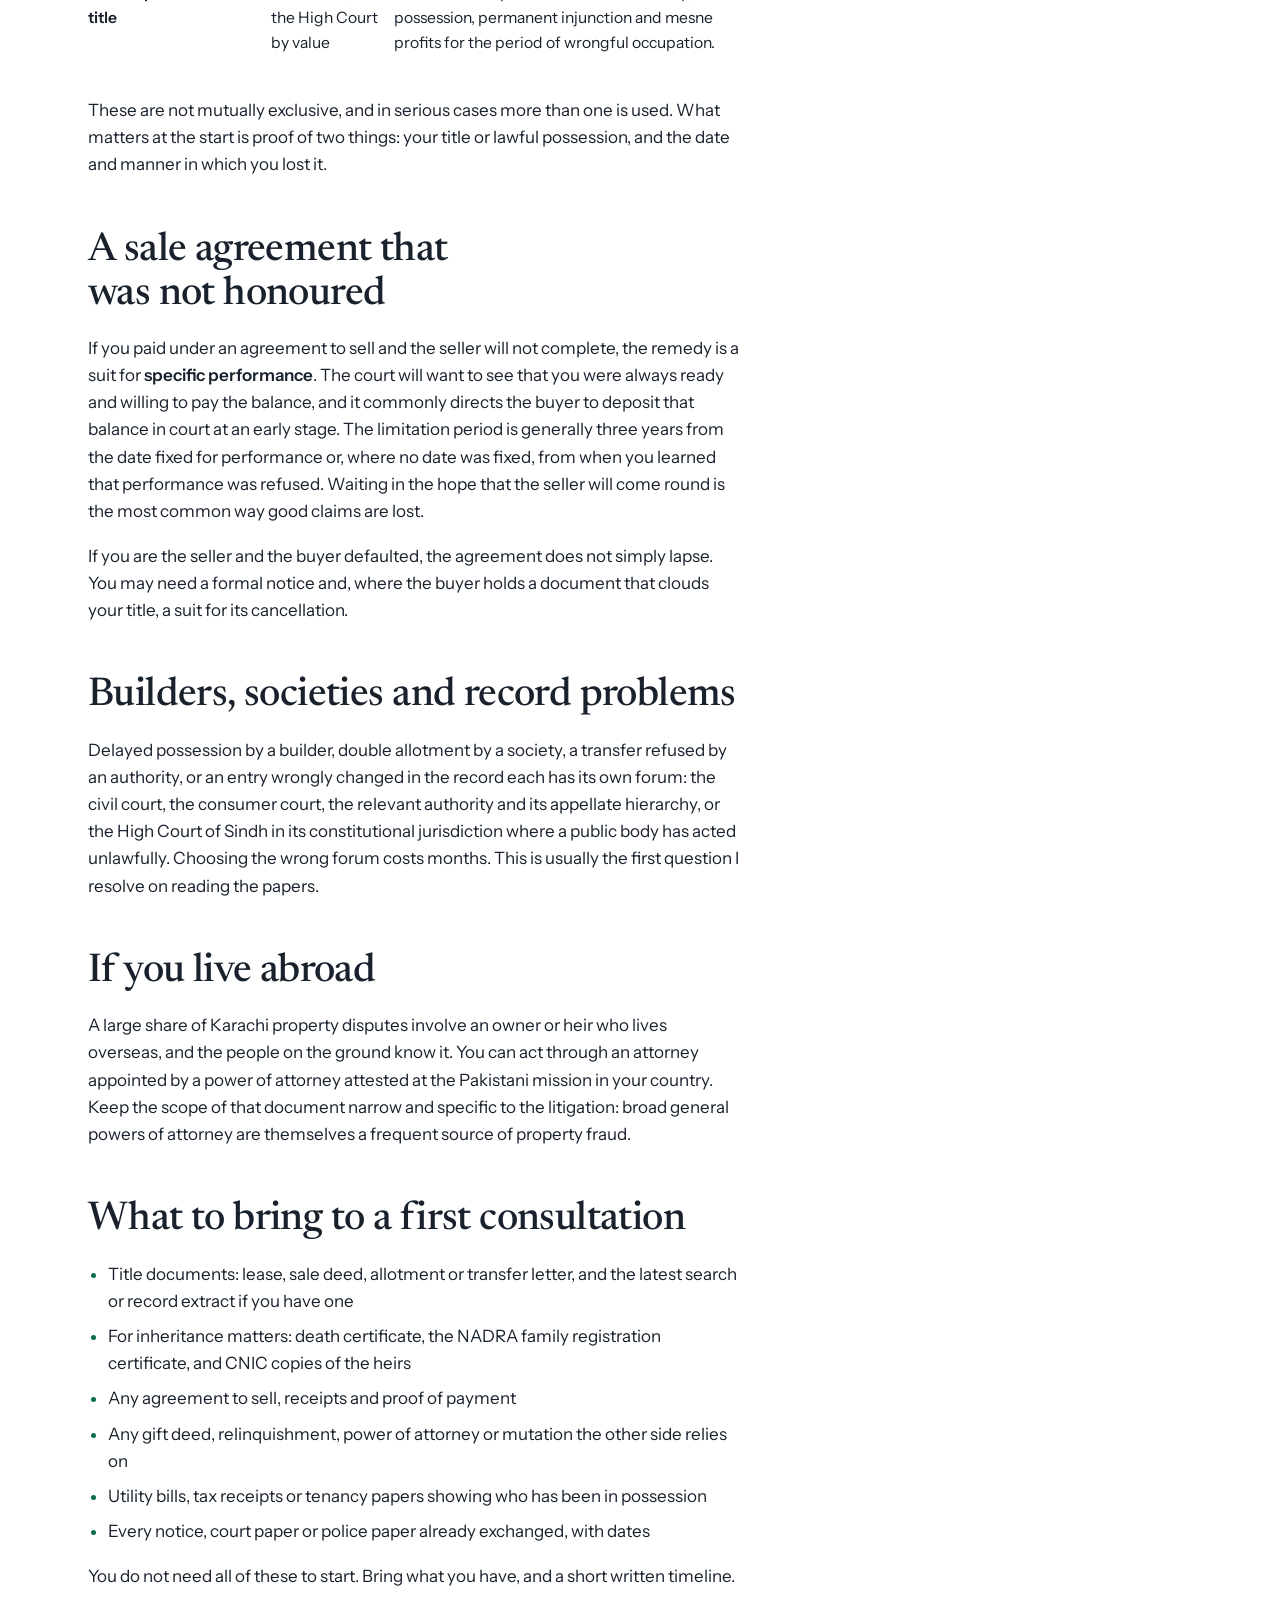
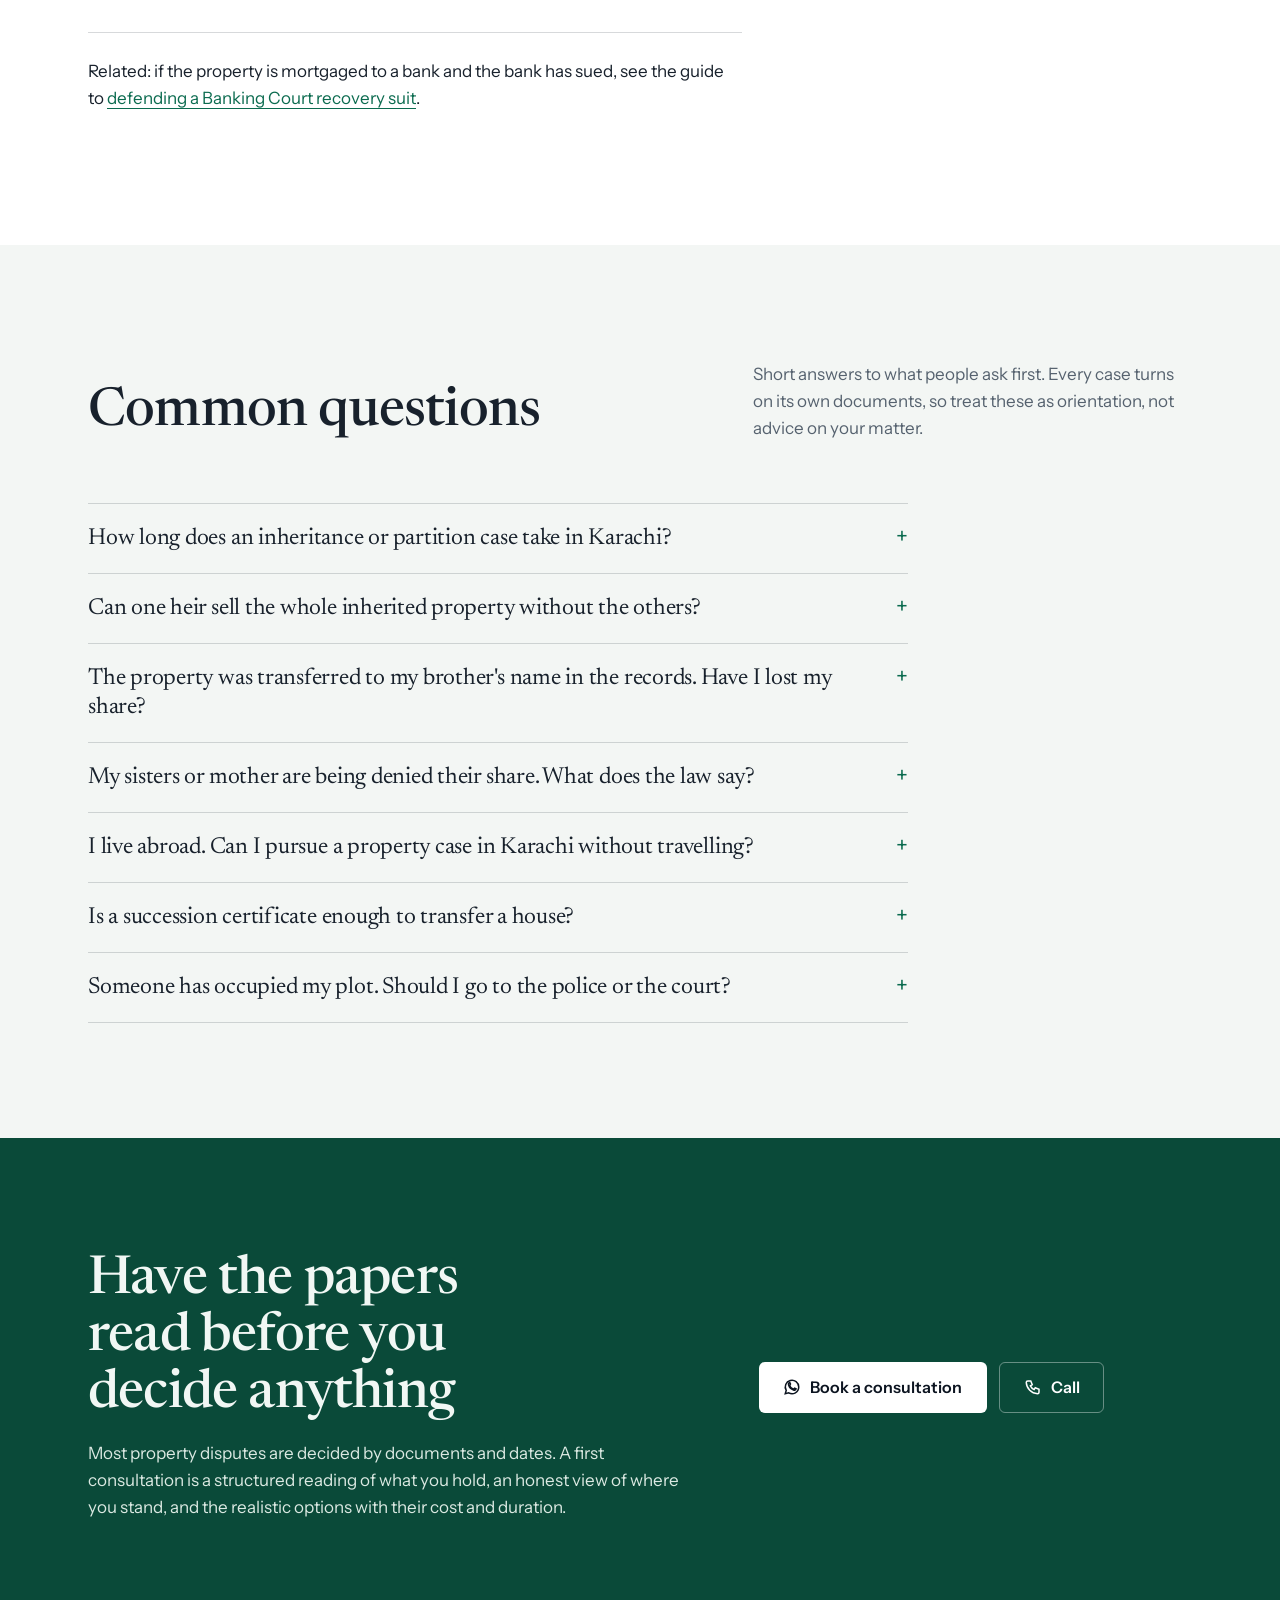
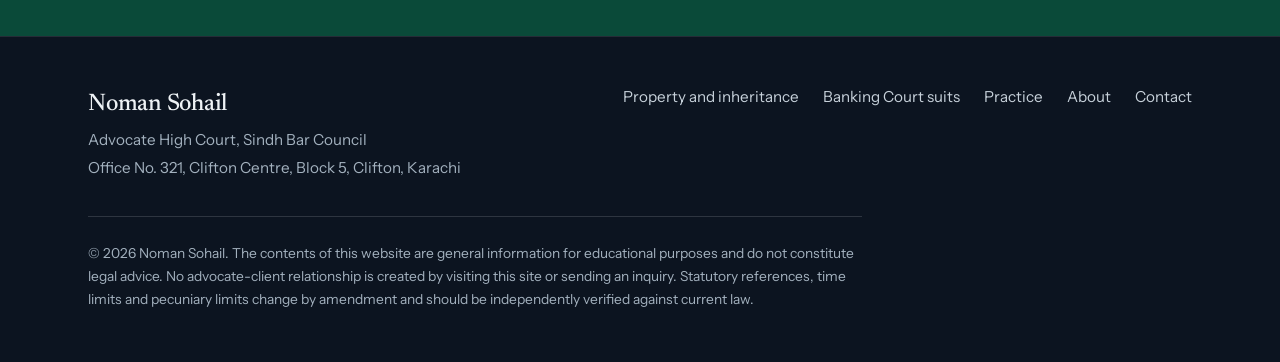
<file: property-inheritance-lawyer-karachi/index.html>
<!DOCTYPE html>
<html lang="en">
<head>
<meta charset="UTF-8">
<meta name="viewport" content="width=device-width, initial-scale=1.0">
<title>Property &amp; Inheritance Lawyer in Karachi | Partition, Possession, Succession | Noman Sohail</title>
<meta name="description" content="Property and inheritance disputes in Karachi explained by an Advocate High Court: dividing inherited property, administration and partition suits, succession certificates, illegal occupation and sale agreements.">
<meta name="author" content="Noman Sohail">
<meta name="robots" content="index, follow, max-snippet:-1, max-image-preview:large">
<link rel="canonical" href="https://nomansohail.org/property-inheritance-lawyer-karachi/">
<meta property="og:type" content="website">
<meta property="og:url" content="https://nomansohail.org/property-inheritance-lawyer-karachi/">
<meta property="og:site_name" content="Noman Sohail, Advocate High Court">
<meta property="og:title" content="Property &amp; Inheritance Lawyer in Karachi | Partition, Possession, Succession | Noman Sohail">
<meta property="og:description" content="Property and inheritance disputes in Karachi explained by an Advocate High Court: dividing inherited property, administration and partition suits, succession certificates, illegal occupation and sale agreements.">
<meta property="og:image" content="https://nomansohail.org/1776953978502.png">
<meta property="og:image:width" content="800">
<meta property="og:image:height" content="800">
<meta name="twitter:card" content="summary_large_image">
<meta name="theme-color" content="#0c1420">
<link rel="icon" href="data:image/svg+xml,&lt;svg xmlns='http://www.w3.org/2000/svg' viewBox='0 0 100 100'&gt;&lt;rect width='100' height='100' rx='20' fill='%230c1420'/&gt;&lt;text x='50' y='68' font-size='52' text-anchor='middle' fill='%2374ddb3' font-family='Georgia,serif'&gt;NS&lt;/text&gt;&lt;/svg&gt;">
<link rel="preload" href="/fonts/newsreader.woff2" as="font" type="font/woff2" crossorigin>
<link rel="preload" href="/fonts/instrument-sans.woff2" as="font" type="font/woff2" crossorigin>
<link rel="stylesheet" href="/assets/site.css">
<script type="application/ld+json">
{
  "@context": "https://schema.org",
  "@graph": [
    {
      "@type": "WebPage",
      "@id": "https://nomansohail.org/property-inheritance-lawyer-karachi/#webpage",
      "url": "https://nomansohail.org/property-inheritance-lawyer-karachi/",
      "name": "Property & Inheritance Lawyer in Karachi | Partition, Possession, Succession | Noman Sohail",
      "description": "Property and inheritance disputes in Karachi explained by an Advocate High Court: dividing inherited property, administration and partition suits, succession certificates, illegal occupation and sale agreements.",
      "inLanguage": "en",
      "isPartOf": {
        "@id": "https://nomansohail.org/#website"
      },
      "about": {
        "@id": "https://nomansohail.org/#practice"
      },
      "author": {
        "@id": "https://nomansohail.org/#person"
      },
      "dateModified": "2026-11-21"
    },
    {
      "@type": "BreadcrumbList",
      "itemListElement": [
        {
          "@type": "ListItem",
          "position": 1,
          "name": "Home",
          "item": "https://nomansohail.org/"
        },
        {
          "@type": "ListItem",
          "position": 2,
          "name": "Property and inheritance",
          "item": "https://nomansohail.org/property-inheritance-lawyer-karachi/"
        }
      ]
    },
    {
      "@type": "FAQPage",
      "@id": "https://nomansohail.org/property-inheritance-lawyer-karachi/#faq",
      "mainEntity": [
        {
          "@type": "Question",
          "name": "How long does an inheritance or partition case take in Karachi?",
          "acceptedAnswer": {
            "@type": "Answer",
            "text": "There is no honest single figure. An uncontested succession certificate or letters of administration can be completed in weeks to a few months. A contested administration suit, where one heir disputes shares or possession, commonly runs for years through evidence and appeal. What can be obtained early is interim protection: an order stopping sale or transfer of the property while the suit is pending."
          }
        },
        {
          "@type": "Question",
          "name": "Can one heir sell the whole inherited property without the others?",
          "acceptedAnswer": {
            "@type": "Answer",
            "text": "No. Each heir becomes owner of a defined share at the moment of death. One heir can deal only with that share. A sale of the entire property by a single heir does not bind the shares of the others, and the buyer steps into the shoes of the selling heir only. The other heirs can sue for a declaration, cancellation of the document to the extent of their shares, and partition."
          }
        },
        {
          "@type": "Question",
          "name": "The property was transferred to my brother's name in the records. Have I lost my share?",
          "acceptedAnswer": {
            "@type": "Answer",
            "text": "Not by that fact alone. Mutation and society or authority records are maintained for administrative and fiscal purposes. They are evidence, but they do not create or extinguish ownership. If the transfer rests on a gift, relinquishment or power of attorney that you dispute, the person relying on that document has to prove it, and courts look closely at such documents where they deprive other heirs."
          }
        },
        {
          "@type": "Question",
          "name": "My sisters or mother are being denied their share. What does the law say?",
          "acceptedAnswer": {
            "@type": "Answer",
            "text": "A woman's share in inheritance arises by operation of law at the moment of death and does not depend on anyone's permission. Courts treat alleged relinquishments by female heirs with caution and require clear proof that they were voluntary and understood. Depriving a woman of her inheritance by deceitful or illegal means is also a criminal offence under section 498-A of the Pakistan Penal Code."
          }
        },
        {
          "@type": "Question",
          "name": "I live abroad. Can I pursue a property case in Karachi without travelling?",
          "acceptedAnswer": {
            "@type": "Answer",
            "text": "In most cases, yes. You can appoint an attorney in Pakistan through a power of attorney executed abroad and attested by the Pakistani embassy or consulate, which is then completed in Pakistan. The attorney can file and pursue the case. There are limits on what an attorney can depose to from personal knowledge, so the evidence stage needs planning from the start."
          }
        },
        {
          "@type": "Question",
          "name": "Is a succession certificate enough to transfer a house?",
          "acceptedAnswer": {
            "@type": "Answer",
            "text": "No. A succession certificate covers debts and securities: bank accounts, shares, certificates and similar movable assets. Immovable property is dealt with through letters of administration, or through a decree in a suit where there is a dispute. Where all heirs agree, the NADRA Succession Facilitation Unit route under the Sindh law of 2021 can be used for both."
          }
        },
        {
          "@type": "Question",
          "name": "Someone has occupied my plot. Should I go to the police or the court?",
          "acceptedAnswer": {
            "@type": "Answer",
            "text": "Usually the court. Police treat most possession disputes as civil. The Illegal Dispossession Act 2005 allows a complaint directly before the Sessions Court, which can order an inquiry and restore possession. A civil suit for possession may be needed alongside it or instead of it, depending on your documents and how long ago the dispossession occurred. Do not attempt to retake possession by force."
          }
        }
      ]
    }
  ]
}
</script>
</head>
<body>

<header class="nav">
  <div class="nav-in">
    <a href="/" class="brand">
      <span class="b-name">Noman Sohail</span>
      <span class="b-tag">Advocate High Court</span>
    </a>
    <nav>
      <ul class="nav-links" id="navLinks">
        <li><a href="/property-inheritance-lawyer-karachi/">Property and inheritance</a></li>
        <li><a href="/banking-court-lawyer-karachi/">Banking suits</a></li>
        <li><a href="/#services">Practice</a></li>
        <li><a href="/about/">About</a></li>
        <li><a href="/#contact">Contact</a></li>
        <li><a class="nav-cta" href="https://wa.me/923483996102?text=Assalam-o-Alaikum%20Mr.%20Sohail%2C%0A%0AI%20would%20like%20to%20book%20a%20consultation.%0A%0ANature%20of%20matter%3A%20%0ACity/location%20of%20the%20matter%3A%20%0ADocuments%20available%3A%20%0ADeadline%20%28if%20any%29%3A%20%0APreferred%20date/time%3A%20%0AContact%20number%3A%20%0A%0A%28Sent%20from%20nomansohail.org%2C%20property%20page%2C%20menu%29" target="_blank" rel="noopener">Book a consultation</a></li>
      </ul>
    </nav>
    <button class="nav-burger" id="navBurger" aria-label="Toggle menu" aria-expanded="false" aria-controls="navLinks">
      <svg viewBox="0 0 24 24" fill="none" stroke="currentColor" stroke-width="2" width="18" height="18"><path d="M4 7h16M4 12h16M4 17h16"/></svg>
    </button>
  </div>
</header>

<main id="top">

<section class="page-hero band-ink">
  <div class="wrap">
    <p class="crumbs"><a href="/">Home</a> &nbsp;/&nbsp; Property and inheritance</p>
    <p class="page-kicker">Property and inheritance</p>
    <h1>Property and inheritance disputes in Karachi</h1>
    <p class="page-lead">How inherited property is divided, how possession is recovered, and what the courts actually require. Written for the person in the dispute, not for other lawyers.</p>
    <div class="hero-ctas">
      <a class="btn btn-light" href="https://wa.me/923483996102?text=Assalam-o-Alaikum%20Mr.%20Sohail%2C%0A%0AI%20would%20like%20to%20book%20a%20consultation.%0A%0ANature%20of%20matter%3A%20Property%20/%20inheritance%3A%20%0ACity/location%20of%20the%20matter%3A%20%0ADocuments%20available%3A%20%0ADeadline%20%28if%20any%29%3A%20%0APreferred%20date/time%3A%20%0AContact%20number%3A%20%0A%0A%28Sent%20from%20nomansohail.org%2C%20property%20page%2C%20top%29" target="_blank" rel="noopener">Book a consultation</a>
      <a class="btn btn-line" href="tel:+923483996102"><svg viewBox="0 0 24 24" fill="none" stroke="currentColor" stroke-width="2" aria-hidden="true"><path d="M5 4h4l2 5-2.5 1.5a11 11 0 005 5L15 13l5 2v4a2 2 0 01-2 2A16 16 0 013 6a2 2 0 012-2z"/></svg>Call +92 348 3996102</a>
    </div>
    <p class="page-meta">By Noman Sohail, Advocate High Court, Karachi. Last reviewed November 2026.</p>
  </div>
</section>

<section>
  <div class="wrap doc-grid">
    <article class="prose">

      <p>A brother who will not divide the family house. A flat sold on a power of attorney nobody saw. A plot occupied while the owner was working abroad. These are the property disputes that fill the civil courts of Karachi, and each has a defined legal route. This page sets out those routes plainly, so that you know what you are dealing with before you instruct anyone.</p>

      <h2 id="inheritance">Inherited property that is not being divided</h2>
      <p>Three principles settle most of the confusion.</p>
      <ul>
        <li><strong>Inheritance opens at death.</strong> The heirs become owners of their shares at that moment, automatically. No court order, transfer or mutation is needed to create the right.</li>
        <li><strong>Shares are fixed by personal law.</strong> For Muslims they are set by Islamic law according to the deceased&#8217;s school. They cannot be altered by the wish of the family member who happens to be in possession.</li>
        <li><strong>Records follow title, not the other way round.</strong> A mutation or a society transfer in one heir&#8217;s name does not extinguish the others&#8217; shares.</li>
      </ul>
      <p>The correct procedure then depends on whether the heirs agree.</p>

      <h3>Where all heirs agree</h3>
      <p>For bank accounts, shares, savings certificates and similar assets, the heirs need a <strong>succession certificate</strong>. For immovable property they need <strong>letters of administration</strong>. Under the Sindh Letters of Administration and Succession Certificates Act 2021, undisputed cases can be processed through NADRA&#8217;s Succession Facilitation Units on biometric verification of the heirs, without a court case. Where that route is unavailable, the application is made to the court under the Succession Act 1925.</p>

      <h3>Where an heir is refusing, delaying or denying</h3>
      <p>The remedy is a <strong>suit for administration and partition</strong>. In substance the court is asked to do five things:</p>
      <ol>
        <li>Declare who the legal heirs are and what each share is.</li>
        <li>Identify the whole estate, including assets one heir may be concealing.</li>
        <li>Take accounts of rent and income collected by the heir in possession, and of any debts of the deceased.</li>
        <li>Divide the property physically where that is practical.</li>
        <li>Where it is not, as with a single house or flat, order sale and distribute the proceeds according to shares. A co-heir is usually given the chance to buy out the others first.</li>
      </ol>
      <p>The court first passes a preliminary decree settling heirs and shares, then a final decree after accounts and partition. In Karachi the sale is normally conducted through the court&#8217;s own officer.</p>

      <div class="callout">
        <p class="c-title">The first application matters as much as the suit</p>
        <p>The real danger in these cases is the property being sold, gifted or encumbered while the case is pending. An application for an interim injunction, filed with the suit, asks the court to restrain any transfer until the shares are decided. A transfer made during the suit is in any event subject to its outcome.</p>
      </div>

      <h3>What about delay?</h3>
      <p>People often assume a share is lost because years have passed. The courts have long treated possession by one co-heir as possession on behalf of all, so mere delay in asking for a share does not by itself defeat it. The position changes where the other side relies on a specific document, such as a gift deed or relinquishment, and you have known about it for years. Then limitation becomes a live issue. The date you first learned of the adverse document is one of the first things I ask about.</p>

      <h2 id="occupation">Someone is occupying your property</h2>
      <p>There are three routes. Which one fits depends on how recently you were dispossessed and what documents you hold.</p>
      <div class="table-scroll">
      <table class="compare">
        <thead><tr><th>Route</th><th>Where</th><th>What it does</th></tr></thead>
        <tbody>
          <tr><td>Illegal Dispossession Act 2005</td><td>Sessions Court, by direct complaint</td><td>Criminal proceedings against the person who took the property. The court can call a police inquiry, grant interim relief and order possession restored. It is not confined to organised land grabbers.</td></tr>
          <tr><td>Section 9, Specific Relief Act 1877</td><td>Civil Court</td><td>A quick suit to recover possession from anyone who dispossessed you without due process. Title is not examined. It must be filed within six months of the dispossession.</td></tr>
          <tr><td>Suit for possession on title</td><td>Civil Court, or the High Court by value</td><td>The full remedy: declaration of ownership, possession, permanent injunction and mesne profits for the period of wrongful occupation.</td></tr>
        </tbody>
      </table>
      </div>
      <p>These are not mutually exclusive, and in serious cases more than one is used. What matters at the start is proof of two things: your title or lawful possession, and the date and manner in which you lost it.</p>

      <h2 id="sale">A sale agreement that was not honoured</h2>
      <p>If you paid under an agreement to sell and the seller will not complete, the remedy is a suit for <strong>specific performance</strong>. The court will want to see that you were always ready and willing to pay the balance, and it commonly directs the buyer to deposit that balance in court at an early stage. The limitation period is generally three years from the date fixed for performance or, where no date was fixed, from when you learned that performance was refused. Waiting in the hope that the seller will come round is the most common way good claims are lost.</p>
      <p>If you are the seller and the buyer defaulted, the agreement does not simply lapse. You may need a formal notice and, where the buyer holds a document that clouds your title, a suit for its cancellation.</p>

      <h2 id="records">Builders, societies and record problems</h2>
      <p>Delayed possession by a builder, double allotment by a society, a transfer refused by an authority, or an entry wrongly changed in the record each has its own forum: the civil court, the consumer court, the relevant authority and its appellate hierarchy, or the High Court of Sindh in its constitutional jurisdiction where a public body has acted unlawfully. Choosing the wrong forum costs months. This is usually the first question I resolve on reading the papers.</p>

      <h2 id="abroad">If you live abroad</h2>
      <p>A large share of Karachi property disputes involve an owner or heir who lives overseas, and the people on the ground know it. You can act through an attorney appointed by a power of attorney attested at the Pakistani mission in your country. Keep the scope of that document narrow and specific to the litigation: broad general powers of attorney are themselves a frequent source of property fraud.</p>

      <h2 id="documents">What to bring to a first consultation</h2>
      <ul>
        <li>Title documents: lease, sale deed, allotment or transfer letter, and the latest search or record extract if you have one</li>
        <li>For inheritance matters: death certificate, the NADRA family registration certificate, and CNIC copies of the heirs</li>
        <li>Any agreement to sell, receipts and proof of payment</li>
        <li>Any gift deed, relinquishment, power of attorney or mutation the other side relies on</li>
        <li>Utility bills, tax receipts or tenancy papers showing who has been in possession</li>
        <li>Every notice, court paper or police paper already exchanged, with dates</li>
      </ul>
      <p>You do not need all of these to start. Bring what you have, and a short written timeline.</p>

      <p class="related">Related: if the property is mortgaged to a bank and the bank has sued, see the guide to <a href="/banking-court-lawyer-karachi/">defending a Banking Court recovery suit</a>.</p>

    </article>
    <aside class="side">
      <nav class="toc" aria-label="On this page">
        <h2>On this page</h2>
        <ol>
          <li><a href="#inheritance">Inherited property not being divided</a></li>
          <li><a href="#occupation">Someone occupying your property</a></li>
          <li><a href="#sale">Sale agreement not honoured</a></li>
          <li><a href="#records">Builders, societies and records</a></li>
          <li><a href="#abroad">If you live abroad</a></li>
          <li><a href="#documents">What to bring</a></li>
          <li><a href="#faq">Common questions</a></li>
        </ol>
      </nav>
      <div class="expect">
        <h3>For a first assessment, send</h3>
        <ul>
          <li>Whose name the property is in, and since when</li>
          <li>Who is in possession today</li>
          <li>For inheritance: date of death and the list of heirs</li>
          <li>Any case already filed, and in which court</li>
          <li>What outcome you want: your share, possession, or a sale</li>
        </ul>
        <a class="btn btn-light" href="https://wa.me/923483996102?text=Assalam-o-Alaikum%20Mr.%20Sohail%2C%0A%0AI%20would%20like%20to%20book%20a%20consultation.%0A%0ANature%20of%20matter%3A%20Property%20/%20inheritance%3A%20%0ACity/location%20of%20the%20matter%3A%20%0ADocuments%20available%3A%20%0ADeadline%20%28if%20any%29%3A%20%0APreferred%20date/time%3A%20%0AContact%20number%3A%20%0A%0A%28Sent%20from%20nomansohail.org%2C%20property%20page%2C%20side%20panel%29" target="_blank" rel="noopener">Send these on WhatsApp</a>
      </div>
    </aside>
  </div>
</section>

<section id="faq" class="band-mist">
  <div class="wrap">
    <div class="sec-head">
      <h2>Common questions</h2>
      <p class="sec-lead">Short answers to what people ask first. Every case turns on its own documents, so treat these as orientation, not advice on your matter.</p>
    </div>
    <div class="faq">
      <details>
        <summary>How long does an inheritance or partition case take in Karachi?</summary>
        <p>There is no honest single figure. An uncontested succession certificate or letters of administration can be completed in weeks to a few months. A contested administration suit, where one heir disputes shares or possession, commonly runs for years through evidence and appeal. What can be obtained early is interim protection: an order stopping sale or transfer of the property while the suit is pending.</p>
      </details>
      <details>
        <summary>Can one heir sell the whole inherited property without the others?</summary>
        <p>No. Each heir becomes owner of a defined share at the moment of death. One heir can deal only with that share. A sale of the entire property by a single heir does not bind the shares of the others, and the buyer steps into the shoes of the selling heir only. The other heirs can sue for a declaration, cancellation of the document to the extent of their shares, and partition.</p>
      </details>
      <details>
        <summary>The property was transferred to my brother&#x27;s name in the records. Have I lost my share?</summary>
        <p>Not by that fact alone. Mutation and society or authority records are maintained for administrative and fiscal purposes. They are evidence, but they do not create or extinguish ownership. If the transfer rests on a gift, relinquishment or power of attorney that you dispute, the person relying on that document has to prove it, and courts look closely at such documents where they deprive other heirs.</p>
      </details>
      <details>
        <summary>My sisters or mother are being denied their share. What does the law say?</summary>
        <p>A woman&#x27;s share in inheritance arises by operation of law at the moment of death and does not depend on anyone&#x27;s permission. Courts treat alleged relinquishments by female heirs with caution and require clear proof that they were voluntary and understood. Depriving a woman of her inheritance by deceitful or illegal means is also a criminal offence under section 498-A of the Pakistan Penal Code.</p>
      </details>
      <details>
        <summary>I live abroad. Can I pursue a property case in Karachi without travelling?</summary>
        <p>In most cases, yes. You can appoint an attorney in Pakistan through a power of attorney executed abroad and attested by the Pakistani embassy or consulate, which is then completed in Pakistan. The attorney can file and pursue the case. There are limits on what an attorney can depose to from personal knowledge, so the evidence stage needs planning from the start.</p>
      </details>
      <details>
        <summary>Is a succession certificate enough to transfer a house?</summary>
        <p>No. A succession certificate covers debts and securities: bank accounts, shares, certificates and similar movable assets. Immovable property is dealt with through letters of administration, or through a decree in a suit where there is a dispute. Where all heirs agree, the NADRA Succession Facilitation Unit route under the Sindh law of 2021 can be used for both.</p>
      </details>
      <details>
        <summary>Someone has occupied my plot. Should I go to the police or the court?</summary>
        <p>Usually the court. Police treat most possession disputes as civil. The Illegal Dispossession Act 2005 allows a complaint directly before the Sessions Court, which can order an inquiry and restore possession. A civil suit for possession may be needed alongside it or instead of it, depending on your documents and how long ago the dispossession occurred. Do not attempt to retake possession by force.</p>
      </details>
    </div>
  </div>
</section>

<section class="band-green cta-band">
  <div class="wrap">
    <div>
      <h2>Have the papers read before you decide anything</h2>
      <p>Most property disputes are decided by documents and dates. A first consultation is a structured reading of what you hold, an honest view of where you stand, and the realistic options with their cost and duration.</p>
    </div>
    <div class="cta-actions">
      <a class="btn btn-light" href="https://wa.me/923483996102?text=Assalam-o-Alaikum%20Mr.%20Sohail%2C%0A%0AI%20would%20like%20to%20book%20a%20consultation.%0A%0ANature%20of%20matter%3A%20Property%20/%20inheritance%3A%20%0ACity/location%20of%20the%20matter%3A%20%0ADocuments%20available%3A%20%0ADeadline%20%28if%20any%29%3A%20%0APreferred%20date/time%3A%20%0AContact%20number%3A%20%0A%0A%28Sent%20from%20nomansohail.org%2C%20property%20page%2C%20bottom%29" target="_blank" rel="noopener"><svg viewBox="0 0 24 24" fill="none" stroke="currentColor" stroke-width="2" aria-hidden="true"><path d="M21 12a9 9 0 01-13.4 7.8L3 21l1.3-4.4A9 9 0 1121 12z"/><path d="M9 10c.5 2.5 2.5 4.5 5 5l1.5-1.5 2 1c-.5 1.5-2 2-3.5 1.5-3-.9-5.6-3.5-6.5-6.5C7 8 7.5 6.5 9 6l1 2L9 10z"/></svg>Book a consultation</a>
      <a class="btn btn-line" href="tel:+923483996102"><svg viewBox="0 0 24 24" fill="none" stroke="currentColor" stroke-width="2" aria-hidden="true"><path d="M5 4h4l2 5-2.5 1.5a11 11 0 005 5L15 13l5 2v4a2 2 0 01-2 2A16 16 0 013 6a2 2 0 012-2z"/></svg>Call</a>
    </div>
  </div>
</section>

</main>

<footer class="band-ink">
  <div class="wrap">
    <div class="foot-in">
      <div>
        <div class="f-brand">Noman Sohail</div>
        <div class="f-sub">Advocate High Court, Sindh Bar Council</div>
        <div class="f-sub">Office No. 321, Clifton Centre, Block 5, Clifton, Karachi</div>
      </div>
      <nav class="f-links" aria-label="Footer">
        <a href="/property-inheritance-lawyer-karachi/">Property and inheritance</a>
        <a href="/banking-court-lawyer-karachi/">Banking Court suits</a>
        <a href="/#services">Practice</a>
        <a href="/about/">About</a>
        <a href="/#contact">Contact</a>
      </nav>
    </div>
    <p class="disclaimer">&copy; <span id="year"></span> Noman Sohail. The contents of this website are general information for educational purposes and do not constitute legal advice. No advocate-client relationship is created by visiting this site or sending an inquiry. Statutory references, time limits and pecuniary limits change by amendment and should be independently verified against current law.</p>
  </div>
</footer>

<nav class="quickbar" aria-label="Quick contact">
  <a href="tel:+923483996102"><svg viewBox="0 0 24 24" fill="none" stroke="currentColor" stroke-width="2" aria-hidden="true"><path d="M5 4h4l2 5-2.5 1.5a11 11 0 005 5L15 13l5 2v4a2 2 0 01-2 2A16 16 0 013 6a2 2 0 012-2z"/></svg>Call</a>
  <a class="wa" href="https://wa.me/923483996102?text=Assalam-o-Alaikum%20Mr.%20Sohail%2C%0A%0AI%20would%20like%20to%20book%20a%20consultation.%0A%0ANature%20of%20matter%3A%20%0ACity/location%20of%20the%20matter%3A%20%0ADocuments%20available%3A%20%0ADeadline%20%28if%20any%29%3A%20%0APreferred%20date/time%3A%20%0AContact%20number%3A%20%0A%0A%28Sent%20from%20nomansohail.org%2C%20property%20page%2C%20mobile%20bar%29" target="_blank" rel="noopener"><svg viewBox="0 0 24 24" fill="none" stroke="currentColor" stroke-width="2" aria-hidden="true"><path d="M21 12a9 9 0 01-13.4 7.8L3 21l1.3-4.4A9 9 0 1121 12z"/><path d="M9 10c.5 2.5 2.5 4.5 5 5l1.5-1.5 2 1c-.5 1.5-2 2-3.5 1.5-3-.9-5.6-3.5-6.5-6.5C7 8 7.5 6.5 9 6l1 2L9 10z"/></svg>WhatsApp</a>
</nav>

<script src="/assets/site.js"></script>
</body>
</html>
</file>
<file: assets/site.css>
/* ============ FONTS (self-hosted) ============ */
@font-face{font-family:"Newsreader";src:url("../fonts/newsreader.woff2") format("woff2");font-weight:200 800;font-style:normal;font-display:swap}
@font-face{font-family:"Instrument Sans";src:url("../fonts/instrument-sans.woff2") format("woff2");font-weight:400 700;font-stretch:75% 100%;font-style:normal;font-display:swap}

/* ============ TOKENS ============ */
:root{
  --ink:#0c1420;          /* the advocate's coat */
  --ink-raise:#131e2e;
  --paper:#ffffff;
  --mist:#f3f6f4;
  --ledger:#e2ece1;       /* green ledger paper used for court filings */
  --green:#0b6b4f;
  --green-deep:#0a4a39;
  --mint:#74ddb3;
  --amber:#e8b04a;
  --margin-red:#c8473f;   /* the ruled margin line */
  --serif:"Newsreader",Georgia,"Times New Roman",serif;
  --sans:"Instrument Sans",system-ui,-apple-system,"Segoe UI",sans-serif;
  --maxw:1200px;
  --gutter:clamp(20px,4.5vw,48px);
  --radius:6px;
  /* per-band colours, overridden by the .band-* classes */
  --bg:var(--paper);
  --fg:#18212c;
  --fg-muted:#56626f;
  --rule:rgba(12,20,32,.16);
  --link:var(--green);
  --focus:var(--green);
}
*{margin:0;padding:0;box-sizing:border-box}
html{scroll-behavior:smooth;-webkit-text-size-adjust:100%}
@media(prefers-reduced-motion:reduce){
  html{scroll-behavior:auto}
  *,*::before,*::after{animation-duration:.001s!important;animation-delay:0s!important;animation-iteration-count:1!important;transition-duration:.001s!important}
}
body{font-family:var(--sans);font-size:1.0625rem;line-height:1.6;color:var(--fg);background:var(--ink);-webkit-font-smoothing:antialiased;overflow-x:hidden}
::selection{background:var(--mint);color:var(--ink)}
a{color:var(--link);text-decoration:none}
img{max-width:100%;height:auto;display:block}
button{font-family:inherit;cursor:pointer}
:focus-visible{outline:2px solid var(--focus);outline-offset:3px;border-radius:3px}

/* ============ BANDS ============ */
section,footer{background:var(--bg);color:var(--fg)}
section{padding:clamp(72px,9vw,128px) 0;scroll-margin-top:68px}
.band-ink{--bg:var(--ink);--fg:#eef2f5;--fg-muted:#a3b1be;--rule:rgba(255,255,255,.14);--link:var(--mint);--focus:var(--mint)}
.band-ledger{--bg:var(--ledger)}
.band-mist{--bg:var(--mist)}
.band-green{--bg:var(--green-deep);--fg:#f1f7f4;--fg-muted:#b9d3c8;--rule:rgba(255,255,255,.2);--link:#fff;--focus:#fff}
.wrap{max-width:var(--maxw);margin:0 auto;padding:0 var(--gutter)}

/* ============ TYPE ============ */
h1,h2,h3{font-family:var(--serif);font-weight:500;letter-spacing:-.015em;text-wrap:balance}
h2{font-size:clamp(2rem,4.3vw,3.35rem);line-height:1.06}
.sec-head{display:grid;grid-template-columns:minmax(0,7fr) minmax(0,5fr);gap:clamp(1.2rem,4vw,4rem);align-items:end;margin-bottom:clamp(2.2rem,5vw,3.8rem)}
.sec-lead{color:var(--fg-muted);max-width:52ch}
@media(max-width:820px){.sec-head{grid-template-columns:1fr}}

/* ============ BUTTONS ============ */
.btn{display:inline-flex;align-items:center;justify-content:center;gap:.6rem;font-weight:600;font-size:1rem;line-height:1.2;padding:.95rem 1.45rem;border-radius:var(--radius);border:1px solid transparent;transition:background-color .2s,color .2s,border-color .2s}
.btn svg{width:18px;height:18px;flex:none}
.btn-light{background:#fff;color:var(--ink)}
.btn-light:hover{background:var(--mint)}
.btn-line{border-color:rgba(255,255,255,.38);color:#fff}
.btn-line:hover{border-color:#fff;background:rgba(255,255,255,.06)}
.btn-green{background:var(--green);color:#fff}
.btn-green:hover{background:var(--green-deep)}

/* ============ NAV ============ */
.nav{position:fixed;top:0;left:0;right:0;z-index:60;background:rgba(12,20,32,.86);backdrop-filter:blur(14px);-webkit-backdrop-filter:blur(14px);border-bottom:1px solid rgba(255,255,255,.1);--focus:var(--mint)}
.nav-in{max-width:var(--maxw);margin:0 auto;padding:0 var(--gutter);height:68px;display:flex;align-items:center;justify-content:space-between;gap:1rem}
.brand{display:flex;align-items:baseline;gap:.6rem;color:#fff}
.brand .b-name{font-family:var(--serif);font-size:1.35rem;font-weight:500;letter-spacing:-.01em}
.brand .b-tag{font-size:.82rem;color:#a3b1be}
.nav-links{display:flex;align-items:center;gap:1.7rem;list-style:none}
.nav-links a{color:#c7d1da;font-size:.95rem;font-weight:500;transition:color .2s}
.nav-links a:hover{color:#fff}
.nav-links .nav-cta{color:var(--ink);background:#fff;font-weight:600;padding:.55rem 1rem;border-radius:var(--radius)}
.nav-links .nav-cta:hover{color:var(--ink);background:var(--mint)}
.nav-burger{display:none;background:none;border:1px solid rgba(255,255,255,.22);border-radius:var(--radius);width:42px;height:42px;color:#fff;align-items:center;justify-content:center}
@media(max-width:900px){
  .nav-links{position:absolute;top:100%;right:0;left:0;flex-direction:column;align-items:stretch;gap:0;background:var(--ink);border-bottom:1px solid rgba(255,255,255,.12);padding:.4rem 0 1.2rem;display:none}
  .nav-links.open{display:flex}
  .nav-links a{display:block;padding:.95rem var(--gutter);border-bottom:1px solid rgba(255,255,255,.08);font-size:1.05rem}
  .nav-links .nav-cta{margin:1.1rem var(--gutter) 0;text-align:center;border-bottom:0}
  .nav-burger{display:flex}
}

/* ============ HERO ============ */
.hero{position:relative;padding:calc(68px + clamp(48px,7vw,96px)) 0 0;overflow:hidden}
/* faint ruled lines, as on ledger paper */
.hero::before{content:"";position:absolute;inset:0;pointer-events:none;background:repeating-linear-gradient(to bottom,transparent 0 47px,rgba(255,255,255,.045) 47px 48px);-webkit-mask-image:linear-gradient(to right,transparent,#000 55%);mask-image:linear-gradient(to right,transparent,#000 55%)}
.hero-top{position:relative}
.hero-grid{position:relative;display:grid;grid-template-columns:minmax(0,1fr) clamp(240px,26vw,330px);gap:clamp(2rem,6vw,5.5rem);align-items:end}
.hero-role{color:var(--mint);font-weight:600;margin-bottom:1.1rem}
.hero h1{font-size:clamp(3.3rem,13.2vw,11.4rem);line-height:.86;letter-spacing:-.04em;margin:0 0 clamp(1.6rem,3.4vw,3rem) -.045em}
.hero h1 .h1-role{display:block;font-family:var(--sans);font-size:clamp(1rem,1.5vw,1.2rem);font-weight:600;line-height:1.4;letter-spacing:0;color:var(--mint);margin:clamp(1.1rem,2vw,1.8rem) 0 0 .2em}
.hero-statement{font-family:var(--serif);font-size:clamp(1.5rem,2.9vw,2.4rem);line-height:1.16;letter-spacing:-.015em;max-width:26ch;margin-bottom:1.3rem;text-wrap:balance}
.hero-sub{color:var(--fg-muted);max-width:56ch;margin-bottom:2.2rem}
.hero-ctas{display:flex;flex-wrap:wrap;gap:.8rem}
.portrait{position:relative;align-self:end}
.portrait img{width:100%;aspect-ratio:1/1;object-fit:cover;border-radius:var(--radius);filter:contrast(1.03)}
.cred-strip{position:relative;list-style:none;display:grid;grid-template-columns:repeat(4,minmax(0,1fr));margin-top:clamp(3rem,6vw,5rem);border-top:1px solid var(--rule)}
.cred-strip li{padding:1.5rem 1.4rem 1.9rem 0;border-right:1px solid var(--rule);padding-left:1.4rem}
.cred-strip li:first-child{padding-left:0}
.cred-strip li:last-child{border-right:0}
.cred-strip b{display:block;font-family:var(--serif);font-weight:500;font-size:1.22rem;line-height:1.2;letter-spacing:-.01em}
.cred-strip span{display:block;color:var(--fg-muted);font-size:.92rem;margin-top:.3rem}
@keyframes rise{from{opacity:0;transform:translateY(20px)}to{opacity:1;transform:none}}
@keyframes unveil{from{clip-path:inset(0 0 100% 0)}to{clip-path:inset(0 0 0 0)}}
.hero-top>*,.hero-copy>*{animation:rise .75s cubic-bezier(.2,.7,.2,1) both}
.hero-top>h1{animation-delay:.06s}
.hero-copy>:nth-child(1){animation-delay:.16s}
.hero-copy>:nth-child(2){animation-delay:.24s}
.hero-copy>:nth-child(3){animation-delay:.32s}
.portrait img{animation:unveil 1s .28s cubic-bezier(.2,.7,.2,1) both}
@media(max-width:900px){
  .hero-grid{grid-template-columns:1fr;align-items:start}
  .portrait{max-width:300px}
  .hero-ctas .btn{flex:1 1 100%}
  .cred-strip{grid-template-columns:repeat(2,minmax(0,1fr))}
  .cred-strip li{padding:1.2rem 1rem 1.3rem 0;border-right:0;border-bottom:1px solid var(--rule)}
  .cred-strip li:nth-child(odd){border-right:1px solid var(--rule)}
  .cred-strip li:nth-child(even){padding-left:1rem}
  .cred-strip li:nth-last-child(-n+2){border-bottom:0}
}

/* ============ PRACTICE (ledger) ============ */
.ledger{list-style:none;position:relative;border-bottom:1px solid var(--rule)}
.ledger::before,.ledger::after{content:"";position:absolute;top:0;bottom:0;width:1px;background:var(--margin-red);opacity:.7}
.ledger::before{left:clamp(14px,2.4vw,30px)}
.ledger::after{left:calc(clamp(14px,2.4vw,30px) + 4px)}
.ledger-row{display:grid;grid-template-columns:minmax(0,4fr) minmax(0,6fr) minmax(0,3fr);gap:clamp(1rem,3vw,3rem);align-items:baseline;padding:1.7rem 0 1.8rem calc(clamp(14px,2.4vw,30px) + 28px);border-top:1px solid var(--rule)}
.ledger-row h3{font-size:clamp(1.5rem,2.5vw,2rem);line-height:1.1}
.ledger-row p{color:#2c3744}
.ledger-row .ledger-tags{color:var(--green);font-weight:600;font-size:.95rem;text-align:right}
@media(max-width:900px){
  .ledger-row{grid-template-columns:1fr;gap:.5rem}
  .ledger-row .ledger-tags{text-align:left}
}

/* ============ RESEARCH ============ */
.papers{display:grid;grid-template-columns:repeat(2,minmax(0,1fr));column-gap:clamp(2rem,6vw,5.5rem)}
.paper{border-top:1px solid var(--rule);padding:1.6rem 0 2.3rem}
.paper .field{color:var(--green);font-weight:600;font-size:.95rem;margin-bottom:.6rem}
.paper h3{font-size:clamp(1.35rem,2.1vw,1.7rem);line-height:1.15;margin-bottom:.7rem}
.paper p{color:var(--fg-muted)}
.bridge{font-family:var(--serif);font-size:clamp(1.3rem,2.3vw,1.8rem);line-height:1.3;letter-spacing:-.01em;max-width:34ch;border-top:1px solid var(--rule);padding-top:1.8rem;margin-top:.4rem;text-wrap:balance}
@media(max-width:820px){.papers{grid-template-columns:1fr}}

/* ============ ABOUT ============ */
.about-grid{display:grid;grid-template-columns:minmax(0,7fr) minmax(0,5fr);gap:clamp(2rem,6vw,5.5rem);align-items:start}
.about-copy h2{margin-bottom:1.8rem}
.about-copy p{margin-bottom:1.15rem;max-width:62ch}
.about-copy p:first-of-type{font-family:var(--serif);font-size:clamp(1.3rem,2vw,1.6rem);line-height:1.35;letter-spacing:-.01em;color:var(--fg)}
.about-copy p b{font-weight:inherit}
.about-copy p+p b{font-weight:600}
.expect{background:var(--ink);color:#eef2f5;border-radius:var(--radius);padding:clamp(1.6rem,3.2vw,2.5rem);position:sticky;top:96px}
.expect h3{font-family:var(--sans);font-size:.98rem;font-weight:600;letter-spacing:0;color:var(--mint);margin-bottom:1rem}
.expect p{font-family:var(--serif);font-size:clamp(1.3rem,2vw,1.6rem);line-height:1.32;letter-spacing:-.01em}
.expect p+p{margin-top:.9rem;color:#a3b1be}
@media(max-width:900px){.about-grid{grid-template-columns:1fr}.expect{position:static}}

/* ============ FEES ============ */
.pb-grid{display:grid;grid-template-columns:minmax(0,7fr) minmax(0,5fr);gap:clamp(2rem,6vw,5.5rem);align-items:start}
.pb-grid h2{margin-bottom:1.6rem}
.pb-grid p{max-width:58ch;margin-bottom:1.1rem;color:#dbe9e2}
.pb-foot{margin-top:1.9rem;display:flex;flex-wrap:wrap;gap:1rem 1.4rem;align-items:center}
.pb-caveat{font-size:.92rem;color:var(--fg-muted)}
.pb-list{list-style:none;border-bottom:1px solid var(--rule)}
.pb-list li{border-top:1px solid var(--rule);padding:1.15rem 0;font-family:var(--serif);font-size:1.25rem;line-height:1.3;letter-spacing:-.005em}
@media(max-width:900px){.pb-grid{grid-template-columns:1fr}}

/* ============ CONTACT ============ */
.contact-grid{display:grid;grid-template-columns:minmax(0,5fr) minmax(0,7fr);gap:clamp(2rem,6vw,5.5rem);align-items:start}
.contact-grid h2{margin-bottom:1.4rem}
.contact-grid .sec-lead{margin-bottom:1.9rem}
.contact-list{border-bottom:1px solid var(--rule)}
.contact-list>div{display:grid;grid-template-columns:8.5rem minmax(0,1fr);gap:1rem;align-items:baseline;border-top:1px solid var(--rule);padding:1.2rem 0}
.contact-list dt{color:var(--fg-muted);font-size:.95rem}
.contact-list dd{font-family:var(--serif);font-size:clamp(1.2rem,2vw,1.5rem);line-height:1.25;letter-spacing:-.01em;overflow-wrap:anywhere}
.contact-list dd a{color:var(--fg);border-bottom:1px solid transparent;transition:color .2s,border-color .2s}
.contact-list dd a:hover{color:var(--green);border-bottom-color:var(--green)}
.contact-list address{font-style:normal}
.consult-note{color:var(--fg-muted);max-width:44ch;margin-bottom:1.6rem}
@media(max-width:900px){.contact-grid{grid-template-columns:1fr}}
@media(max-width:520px){.contact-list>div{grid-template-columns:1fr;gap:.15rem}}

/* ============ FOOTER ============ */
footer{padding:3rem 0 3.2rem;border-top:1px solid rgba(255,255,255,.1)}
.foot-in{display:flex;flex-wrap:wrap;gap:1.6rem 3rem;justify-content:space-between;align-items:flex-start}
.f-brand{font-family:var(--serif);font-size:1.5rem;font-weight:500;letter-spacing:-.01em}
.f-sub{color:var(--fg-muted);font-size:.95rem;margin-top:.25rem}
.f-links{display:flex;flex-wrap:wrap;gap:.5rem 1.5rem;font-size:.95rem}
.f-links a{color:#c7d1da}
.f-links a:hover{color:#fff}
.disclaimer{margin-top:2.2rem;padding-top:1.6rem;border-top:1px solid var(--rule);font-size:.86rem;color:var(--fg-muted);max-width:86ch;line-height:1.65}

/* ============ QUICK CONTACT BAR (phones) ============ */
.quickbar{display:none}
@media(max-width:720px){
  .quickbar{display:grid;grid-template-columns:repeat(2,1fr);position:fixed;left:0;right:0;bottom:0;z-index:55;background:var(--ink);border-top:1px solid rgba(255,255,255,.16);padding-bottom:env(safe-area-inset-bottom);--focus:var(--mint)}
  .quickbar a{display:flex;align-items:center;justify-content:center;gap:.5rem;padding:.95rem .4rem;color:#fff;font-weight:600;font-size:.98rem;border-right:1px solid rgba(255,255,255,.12)}
  .quickbar a:last-child{border-right:0}
  .quickbar a.wa{background:var(--green);border-right-color:transparent}
  .quickbar svg{width:18px;height:18px;flex:none}
  footer{padding-bottom:calc(3.2rem + 58px)}
}

/* ============ PROBLEM ENTRY CARDS (home) ============ */
.entry-grid{display:grid;grid-template-columns:repeat(2,minmax(0,1fr));gap:clamp(1rem,2.4vw,1.8rem)}
.entry{display:flex;flex-direction:column;background:var(--paper);border:1px solid var(--rule);border-radius:var(--radius);padding:clamp(1.5rem,3vw,2.4rem);color:var(--fg);transition:border-color .2s,transform .2s}
.entry:hover{border-color:var(--green);transform:translateY(-2px)}
.entry .e-kicker{color:var(--green);font-weight:600;font-size:.95rem;margin-bottom:.7rem}
.entry h3{font-size:clamp(1.6rem,2.6vw,2.15rem);line-height:1.1;margin-bottom:.9rem}
.entry p{color:var(--fg-muted);margin-bottom:1.1rem}
.entry ul{list-style:none;margin:0 0 1.5rem;display:grid;gap:.45rem}
.entry li{padding-left:1.1rem;position:relative;color:#2c3744}
.entry li::before{content:"";position:absolute;left:0;top:.68em;width:5px;height:5px;border-radius:50%;background:var(--green)}
.entry .e-go{margin-top:auto;font-weight:600;color:var(--green)}
.entry-other{margin-top:1.6rem;color:var(--fg-muted)}
.entry-other a{font-weight:600;border-bottom:1px solid currentColor}
.ledger-row h3 a{color:inherit;border-bottom:1px solid var(--green)}
.ledger-row h3 a:hover{color:var(--green)}
@media(max-width:820px){.entry-grid{grid-template-columns:1fr}}

/* ============ INNER PAGES ============ */
.page-hero{position:relative;padding:calc(68px + clamp(40px,6vw,84px)) 0 clamp(48px,6vw,88px);overflow:hidden}
.page-hero::before{content:"";position:absolute;inset:0;pointer-events:none;background:repeating-linear-gradient(to bottom,transparent 0 47px,rgba(255,255,255,.045) 47px 48px);-webkit-mask-image:linear-gradient(to right,transparent,#000 55%);mask-image:linear-gradient(to right,transparent,#000 55%)}
.page-hero .wrap{position:relative}
.crumbs{font-size:.9rem;color:var(--fg-muted);margin-bottom:1.5rem}
.crumbs a{color:var(--fg-muted);border-bottom:1px solid transparent}
.crumbs a:hover{color:#fff;border-bottom-color:currentColor}
.page-kicker{color:var(--mint);font-weight:600;margin-bottom:1rem}
.page-hero h1{font-size:clamp(2.4rem,5.8vw,4.7rem);line-height:1.02;letter-spacing:-.028em;max-width:19ch;margin-bottom:1.5rem}
.page-lead{font-family:var(--serif);font-size:clamp(1.25rem,2vw,1.6rem);line-height:1.36;letter-spacing:-.01em;max-width:48ch;margin-bottom:2.1rem}
.page-meta{margin-top:1.8rem;font-size:.9rem;color:var(--fg-muted)}
.doc-grid{display:grid;grid-template-columns:minmax(0,7fr) minmax(0,4fr);gap:clamp(2rem,6vw,5.5rem);align-items:start}
.prose>*:first-child{margin-top:0}
.prose h2{font-size:clamp(1.75rem,3.1vw,2.5rem);line-height:1.1;margin:3.2rem 0 1.1rem;scroll-margin-top:90px}
.prose h3{font-size:clamp(1.3rem,2vw,1.55rem);line-height:1.2;margin:2rem 0 .6rem}
.prose p,.prose ul,.prose ol{max-width:66ch;margin-bottom:1.1rem}
.prose ul,.prose ol{padding-left:1.25rem}
.prose li{margin-bottom:.5rem}
.prose li::marker{color:var(--green)}
.prose a{border-bottom:1px solid currentColor}
.prose strong{font-weight:600}
.callout{border-left:3px solid var(--margin-red);background:var(--ledger);padding:1.25rem 1.45rem;border-radius:0 var(--radius) var(--radius) 0;margin:1.7rem 0;max-width:66ch}
.callout p{margin-bottom:.5rem}
.callout p:last-child{margin-bottom:0}
.callout .c-title{font-weight:600;color:var(--ink)}
.compare{width:100%;max-width:720px;border-collapse:collapse;margin:1.4rem 0 1.8rem;font-size:.98rem}
.compare th,.compare td{text-align:left;vertical-align:top;padding:.8rem .9rem .8rem 0;border-top:1px solid var(--rule)}
.compare th{font-weight:600;color:var(--fg-muted);font-size:.9rem}
.compare td:first-child{font-weight:600;width:28%}
.table-scroll{overflow-x:auto}
.side{position:sticky;top:96px;display:grid;gap:1.2rem}
.side .expect{position:static}
.side .expect ul{list-style:none;display:grid;gap:.6rem;margin:0 0 1.4rem;color:#d5dde5;font-size:.98rem}
.side .expect li{padding-left:1.1rem;position:relative}
.side .expect li::before{content:"";position:absolute;left:0;top:.68em;width:5px;height:5px;border-radius:50%;background:var(--mint)}
.side .expect .btn{width:100%}
.toc{border:1px solid var(--rule);border-radius:var(--radius);padding:1.3rem 1.4rem}
.toc h2{font-family:var(--sans);font-size:.95rem;font-weight:600;letter-spacing:0;color:var(--fg-muted);margin-bottom:.8rem}
.toc ol{list-style:none;display:grid;gap:.5rem;font-size:.97rem}
.toc a{color:var(--fg)}
.toc a:hover{color:var(--green)}
.faq{max-width:820px}
.faq details{border-top:1px solid var(--rule);padding:1.25rem 0}
.faq details:last-child{border-bottom:1px solid var(--rule)}
.faq summary{font-family:var(--serif);font-size:clamp(1.2rem,1.9vw,1.45rem);line-height:1.25;letter-spacing:-.01em;cursor:pointer;list-style:none;display:flex;justify-content:space-between;gap:1.2rem;align-items:baseline}
.faq summary::-webkit-details-marker{display:none}
.faq summary::after{content:"+";font-family:var(--sans);color:var(--green);font-size:1.4rem;line-height:1;flex:none}
.faq details[open] summary::after{content:"\2212"}
.faq details p{margin-top:.9rem;color:var(--fg-muted);max-width:66ch}
.cta-band .wrap{display:grid;grid-template-columns:minmax(0,7fr) minmax(0,5fr);gap:clamp(1.6rem,5vw,4rem);align-items:center}
.cta-band h2{margin-bottom:1rem}
.cta-band p{color:#dbe9e2;max-width:54ch}
.cta-band .cta-actions{display:flex;flex-wrap:wrap;gap:.8rem}
.related{margin-top:2.6rem;padding-top:1.6rem;border-top:1px solid var(--rule);max-width:66ch}
.paper h3 a{color:inherit;border-bottom:1px solid var(--green)}
.paper h3 a:hover{color:var(--green)}
.paper .p-link{display:inline-block;margin-top:.8rem;font-weight:600;border-bottom:1px solid currentColor}
.fee-note{color:var(--fg-muted);max-width:44ch;margin-bottom:1.6rem;font-size:.97rem}
@media(max-width:900px){
  .doc-grid{grid-template-columns:1fr}
  .side{position:static}
  .cta-band .wrap{grid-template-columns:1fr}
  .cta-band .cta-actions .btn{flex:1 1 100%}
}
</file>
